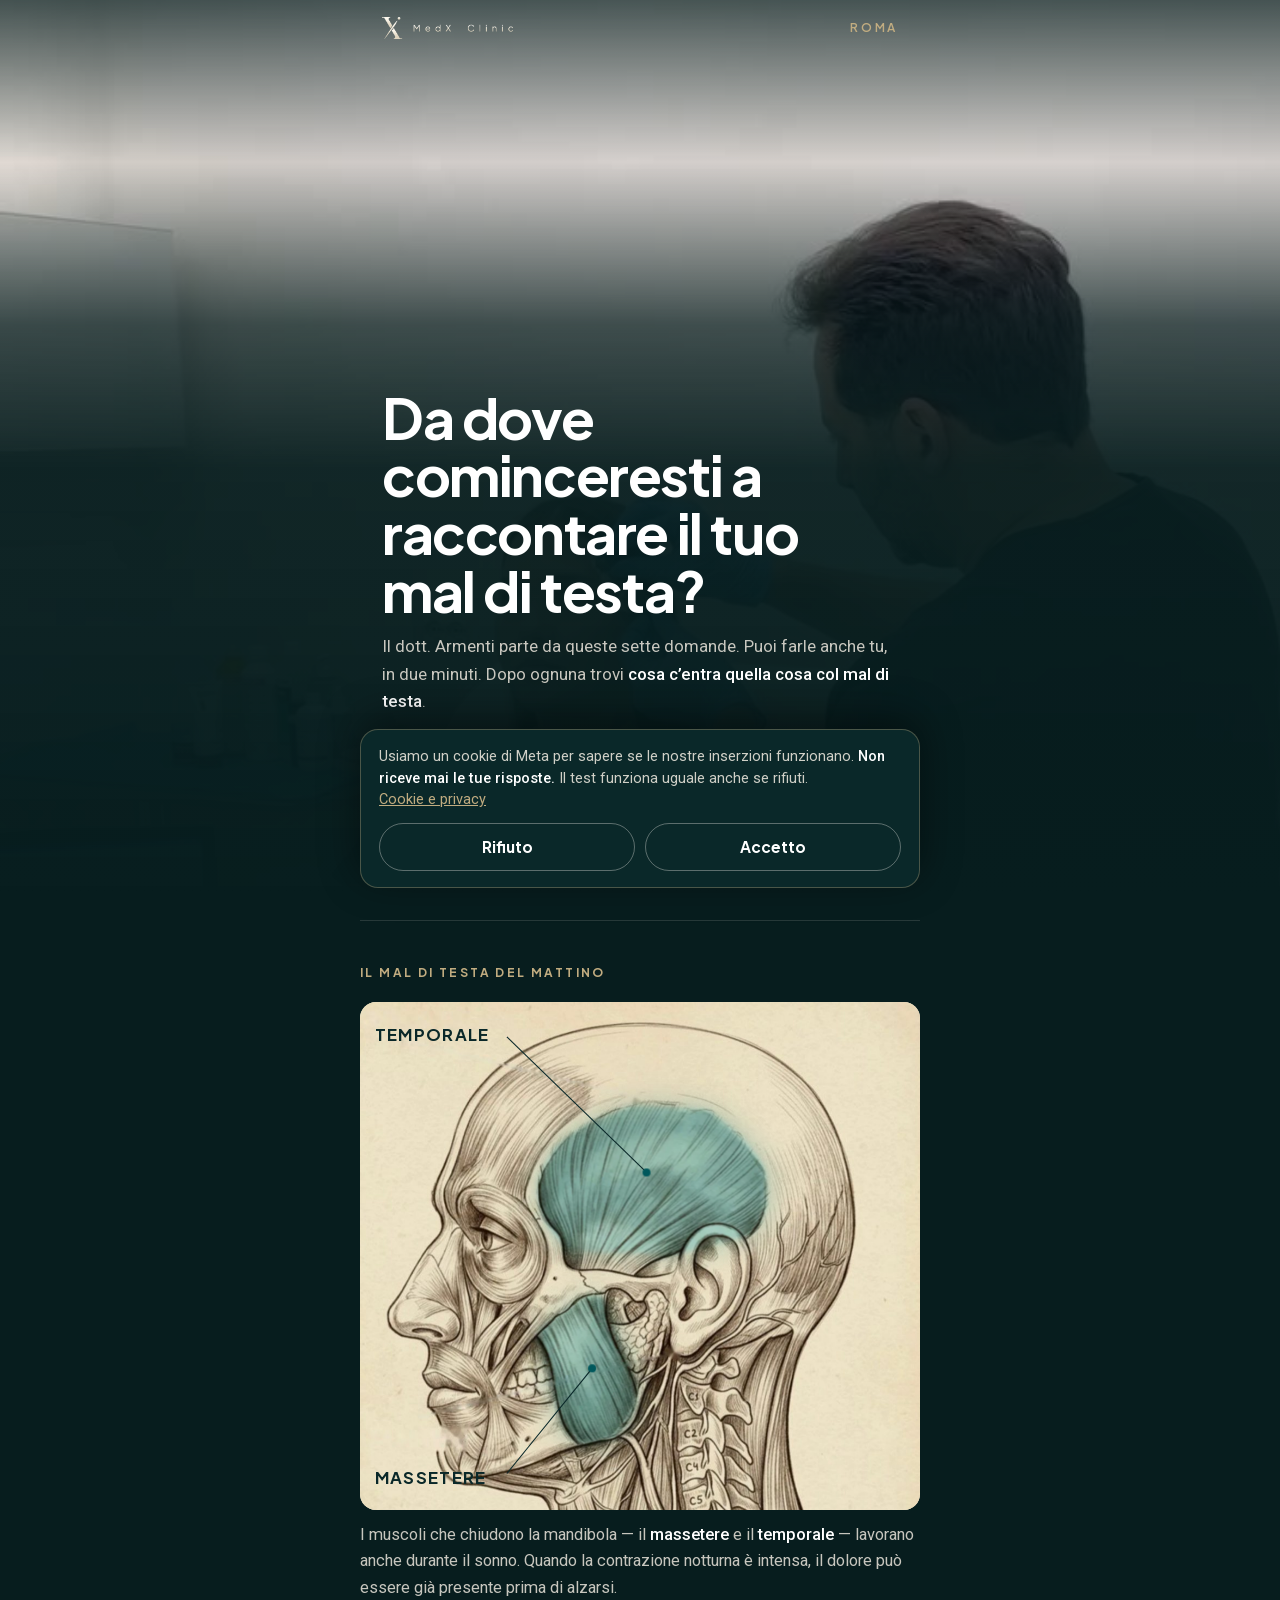
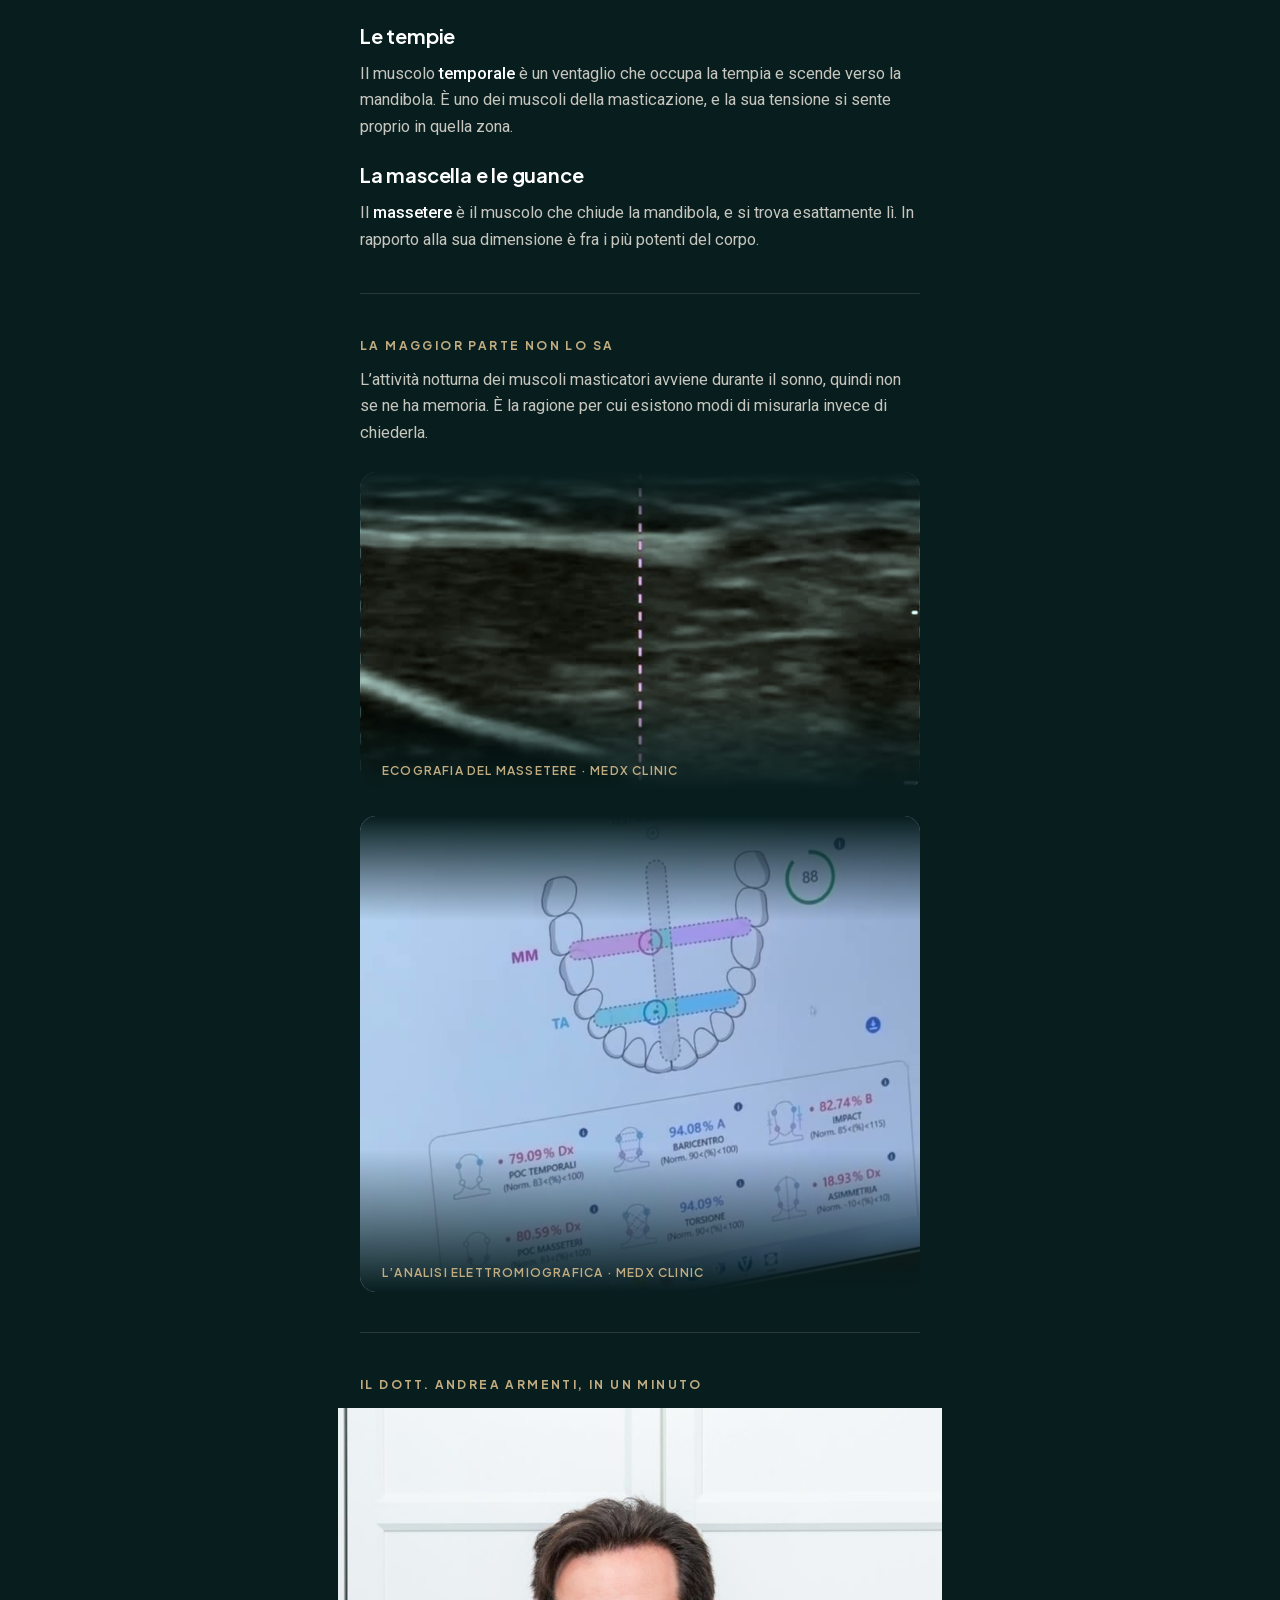
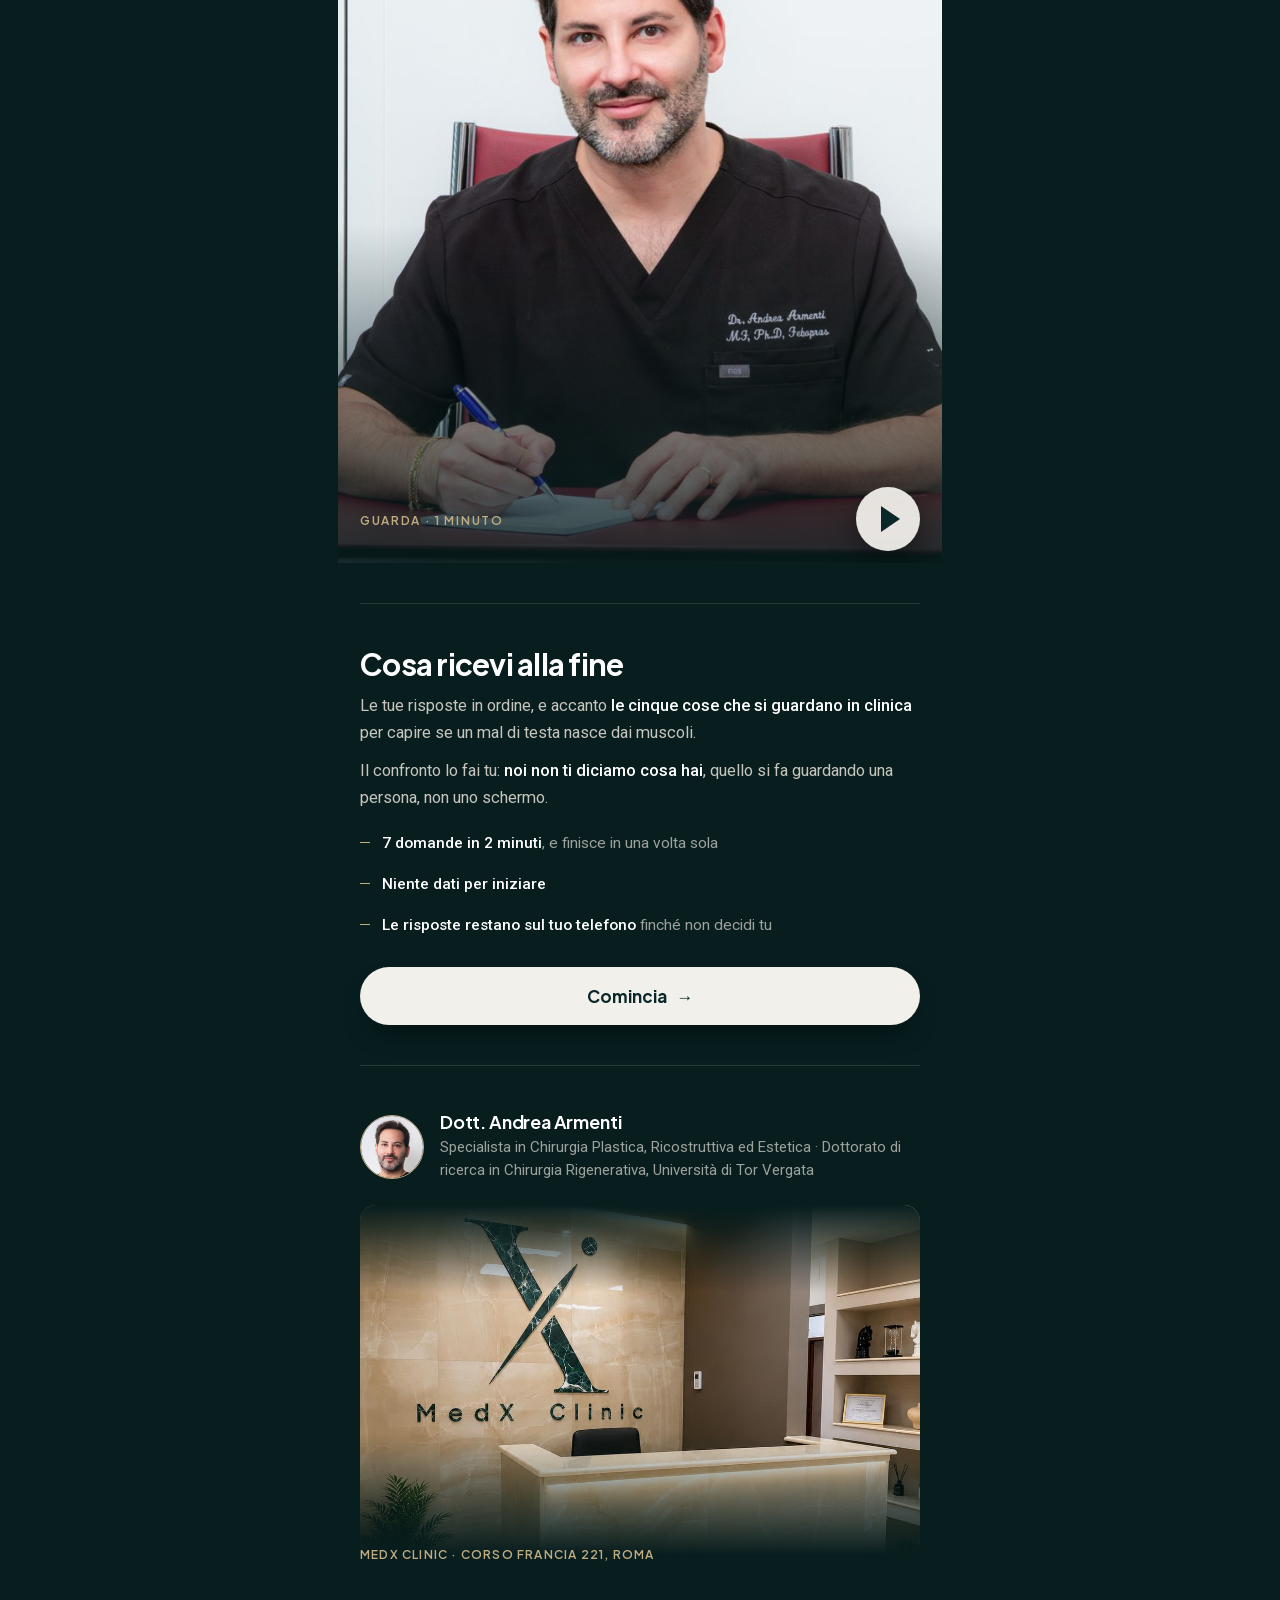
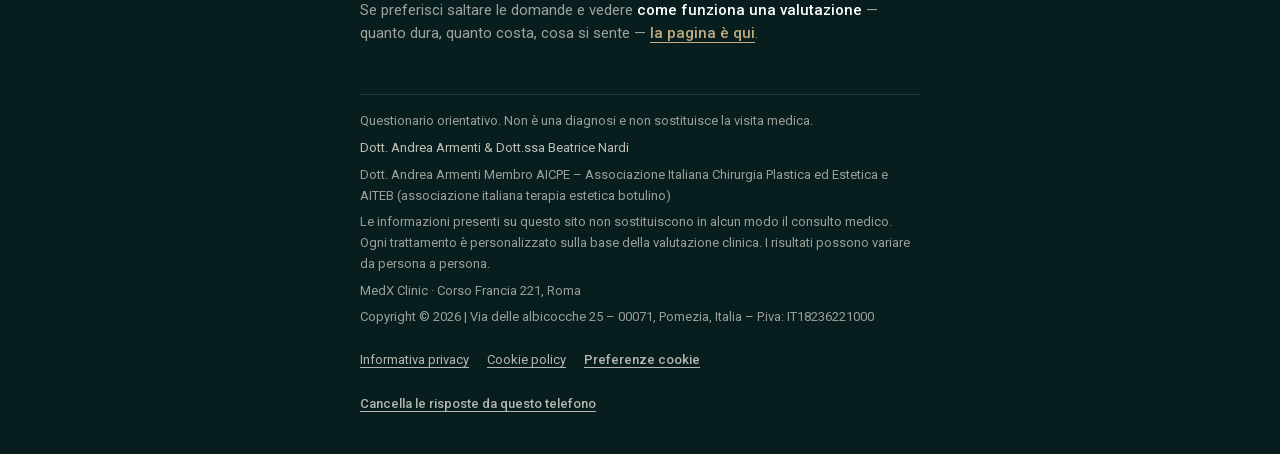
<file: index.html>
<!DOCTYPE html>
<html lang="it">
<head>
<meta charset="utf-8">
<meta name="viewport" content="width=device-width,initial-scale=1,viewport-fit=cover">
<title>Sette domande sul tuo mal di testa · MedX Clinic</title>
<meta name="description" content="Il dott. Armenti parte da queste sette domande. Puoi farle anche tu, in due minuti. Niente dati per iniziare.">
<meta name="robots" content="noindex, nofollow">
<meta name="theme-color" content="#071D1E">
<meta name="referrer" content="strict-origin">
<meta property="og:type" content="website">
<meta property="og:title" content="Da dove cominceresti a raccontare il tuo mal di testa?">
<meta property="og:description" content="Il dott. Armenti parte da queste sette domande. Puoi farle anche tu, in due minuti.">
<meta property="og:image" content="https://testa.medxclinic.it/assets/og.jpg">
<meta property="og:locale" content="it_IT">
<link rel="canonical" href="https://testa.medxclinic.it/">
<link rel="icon" href="assets/favicon.png" type="image/png">
<link rel="apple-touch-icon" href="assets/favicon.png">
<link rel="preload" href="assets/fonts/jakarta.woff2" as="font" type="font/woff2" crossorigin>
<link rel="preload" href="assets/fonts/roboto.woff2" as="font" type="font/woff2" crossorigin>
<link rel="preload" href="img/sensori.jpg" as="image">
<link rel="stylesheet" href="app.css?v=01b6a0c8">
</head>
<body data-passo="apertura">
<a class="salta" href="#corpo">Vai al contenuto</a>
<header class="testata">
  <div class="testata-in">
    <button class="indietro" id="indietro" type="button" aria-label="Torna indietro" hidden>
      <svg viewBox="0 0 24 24" width="22" height="22" aria-hidden="true"><path d="M15 5l-7 7 7 7" fill="none" stroke="currentColor" stroke-width="1.8" stroke-linecap="round" stroke-linejoin="round"/></svg>
    </button>
    <img class="logo" src="assets/logo-medx.png" alt="MedX Clinic" width="120" height="20">
    <span class="luogo" id="luogo">Roma</span>
  </div>
  <div class="avanz" id="avanz" hidden>
    <div class="barra" role="progressbar" aria-valuemin="0" aria-valuemax="7" id="barraBox"><i id="barra"></i></div>
    <div class="avanz-eti"><span id="avanzSx"></span><span id="avanzDx"></span></div>
  </div>
</header>

<main id="corpo" class="corpo" tabindex="-1"></main>
<div class="piede" id="piede"></div>

<noscript><div class="corpo"><h1>Sette domande sul tuo mal di testa</h1><p>Per fare le domande serve JavaScript attivo. Puoi chiamare la segreteria di MedX Clinic al 352 029 4880.</p></div></noscript>

<script src="config.js?v=01b6a0c8"></script>
<script src="contenuti.js?v=01b6a0c8"></script>
<script src="app.js?v=01b6a0c8"></script>
</body>
</html>
</file>
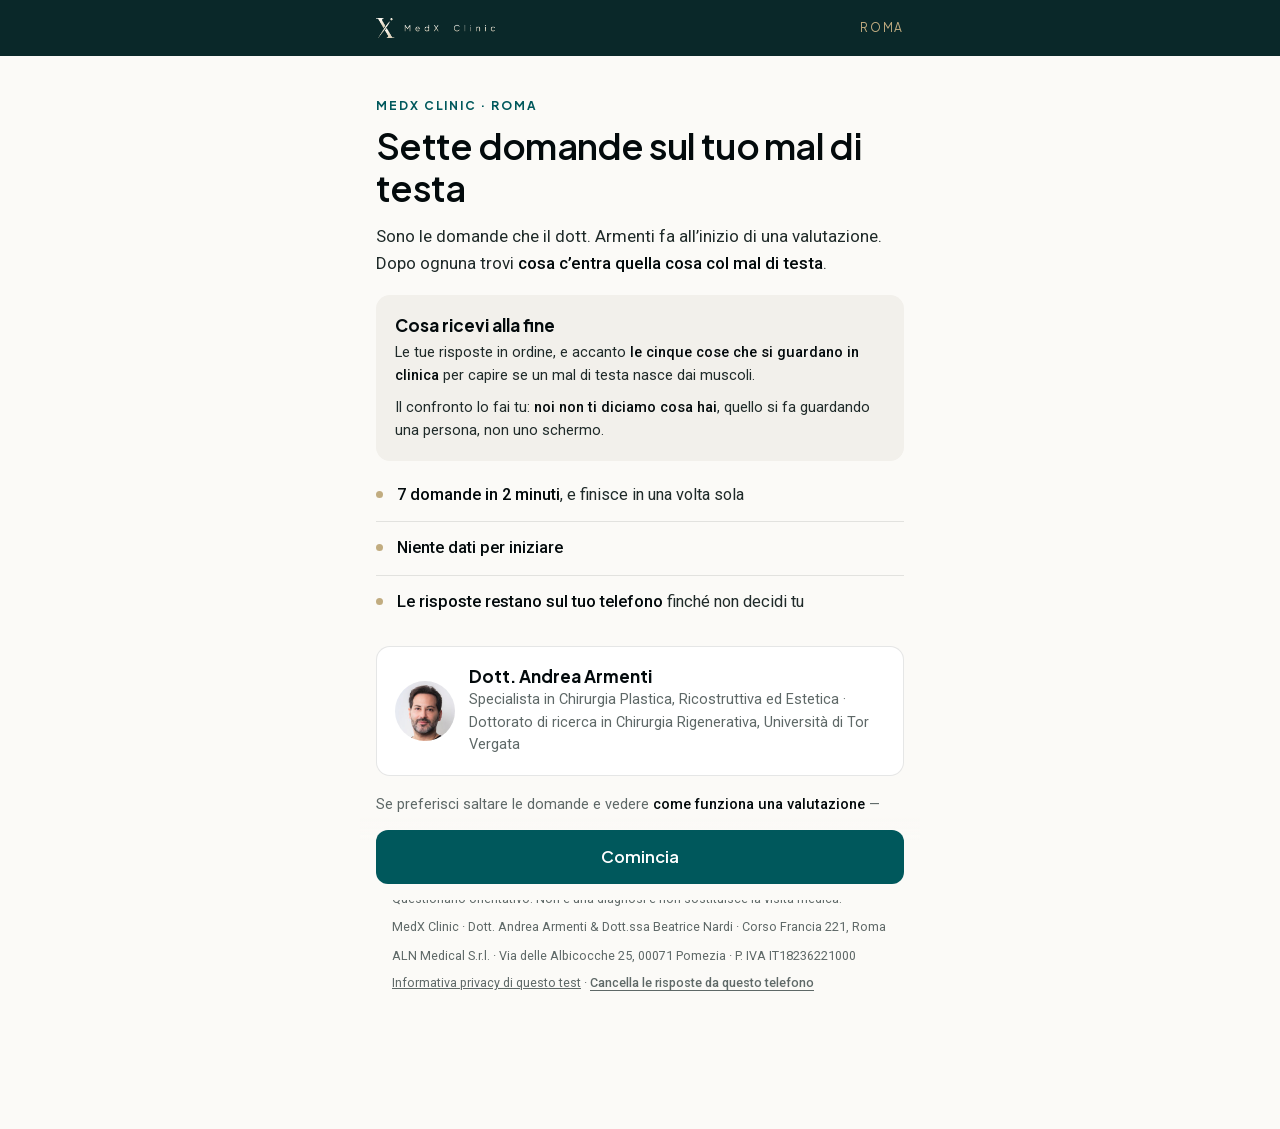
<file: classica/index.html>
<!DOCTYPE html>
<html lang="it">
<head>
<meta charset="utf-8">
<meta name="viewport" content="width=device-width,initial-scale=1,viewport-fit=cover">
<title>Sette domande sul tuo mal di testa · MedX Clinic</title>
<meta name="description" content="Le sette domande che il dott. Armenti fa all'inizio di una valutazione. Due minuti, niente dati per iniziare.">
<meta name="robots" content="noindex, nofollow">
<meta name="theme-color" content="#0A2829">
<meta name="referrer" content="strict-origin">
<link rel="canonical" href="https://testa.medxclinic.it/">
<meta property="og:type" content="website">
<meta property="og:title" content="Sette domande sul tuo mal di testa">
<meta property="og:description" content="Le domande che si fanno all'inizio di una valutazione. Due minuti, niente dati per iniziare.">
<meta property="og:image" content="https://testa.medxclinic.it/assets/og.jpg">
<meta property="og:locale" content="it_IT">
<link rel="icon" href="../assets/favicon.png" type="image/png">
<link rel="apple-touch-icon" href="../assets/favicon.png">
<link rel="preload" href="../assets/fonts/jakarta.woff2" as="font" type="font/woff2" crossorigin>
<link rel="preload" href="../assets/fonts/roboto.woff2" as="font" type="font/woff2" crossorigin>
<link rel="stylesheet" href="app.css?v=01b6a0c8">
</head>
<body>
<a class="salta" href="#corpo">Vai al contenuto</a>
<header class="testata">
  <div class="testata-in">
    <button class="indietro" id="indietro" type="button" aria-label="Torna indietro" hidden>
      <svg viewBox="0 0 24 24" width="22" height="22" aria-hidden="true"><path d="M15 5l-7 7 7 7" fill="none" stroke="currentColor" stroke-width="2" stroke-linecap="round" stroke-linejoin="round"/></svg>
    </button>
    <img class="logo" src="../assets/logo-medx.png" alt="MedX Clinic" width="132" height="22">
    <span class="luogo">Roma</span>
  </div>
  <div class="avanz" id="avanz" hidden>
    <div class="avanz-eti"><span id="avanzSx"></span><span id="avanzDx"></span></div>
    <div class="barra" role="progressbar" aria-valuemin="0" aria-valuemax="7" id="barraBox"><i id="barra"></i></div>
  </div>
</header>

<main id="corpo" class="corpo" tabindex="-1"></main>
<div class="piede" id="piede"></div>

<noscript><div class="corpo"><h1>Sette domande sul tuo mal di testa</h1><p>Per fare le domande serve JavaScript attivo. Puoi chiamare la segreteria di MedX Clinic al 352 029 4880.</p></div></noscript>

<script src="../config.js?v=01b6a0c8"></script>
<script src="../contenuti.js?v=01b6a0c8"></script>
<script src="app.js?v=01b6a0c8"></script>
</body>
</html>
</file>
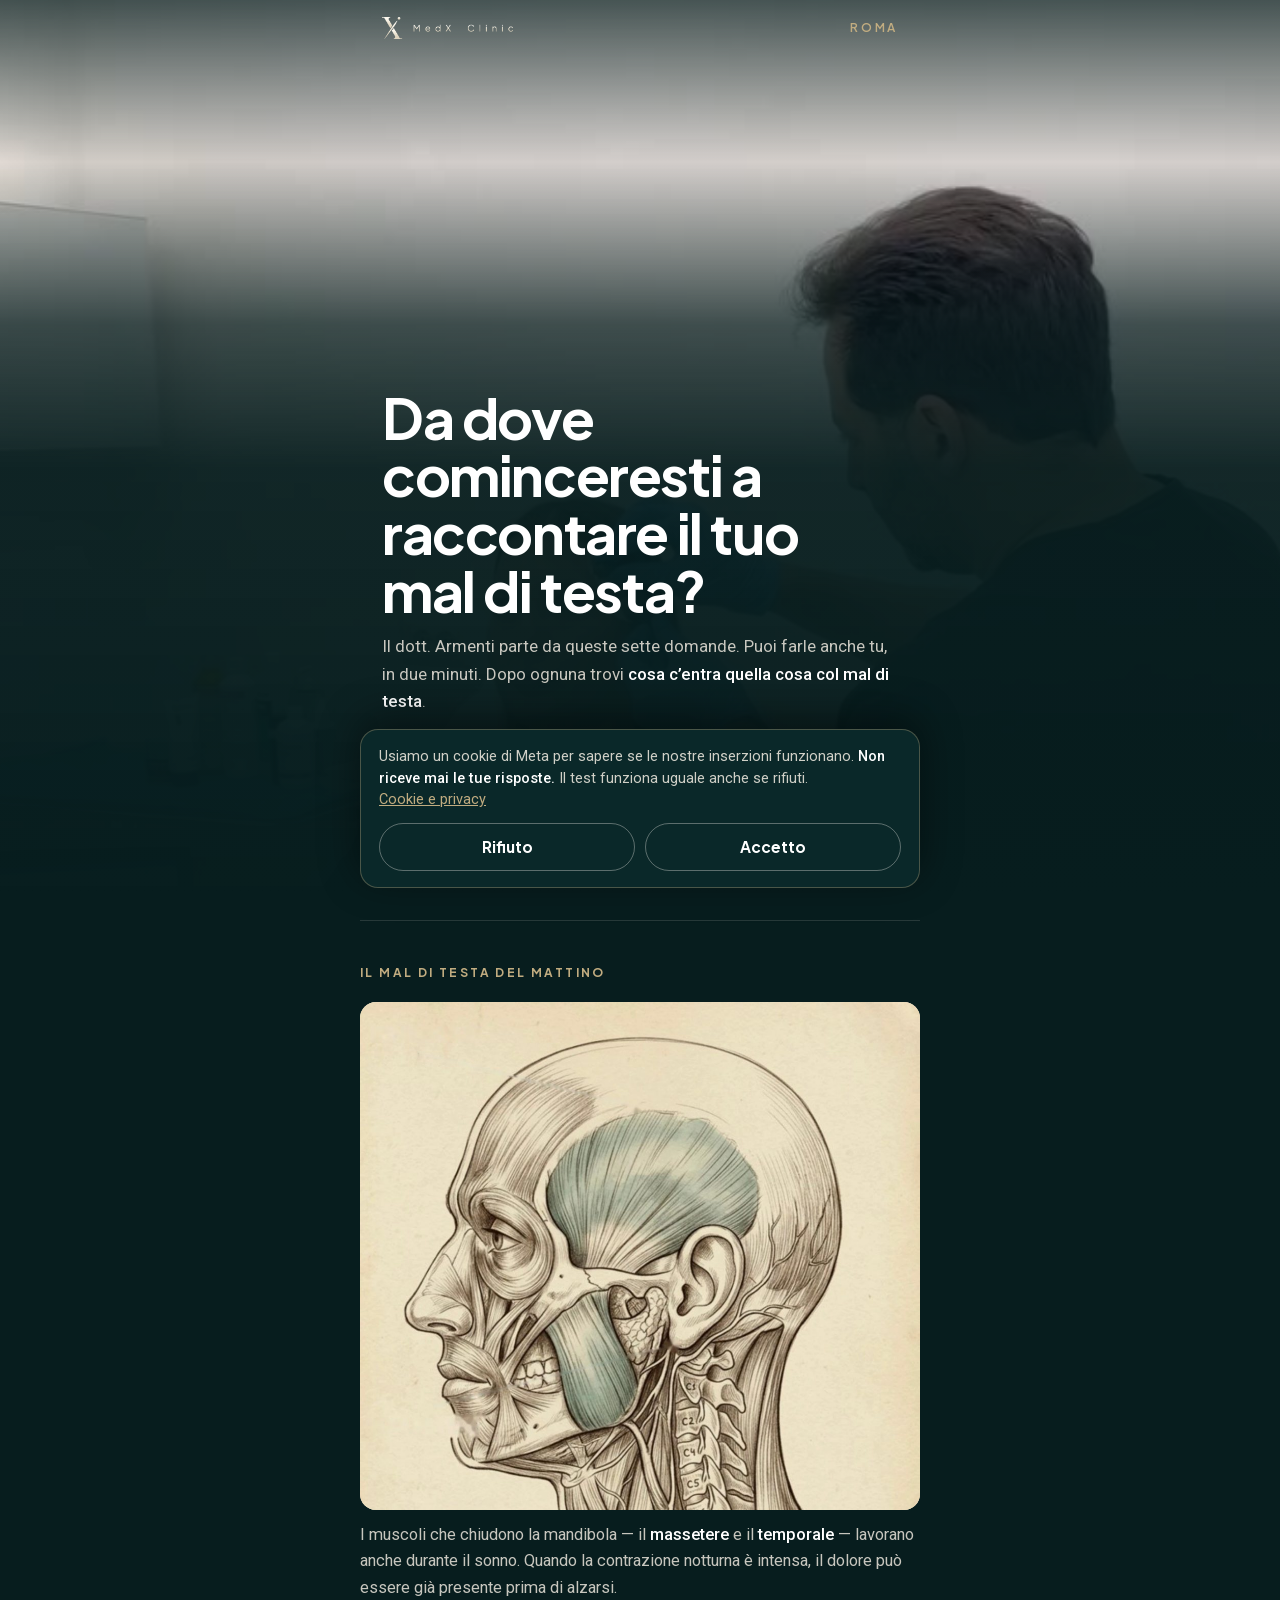
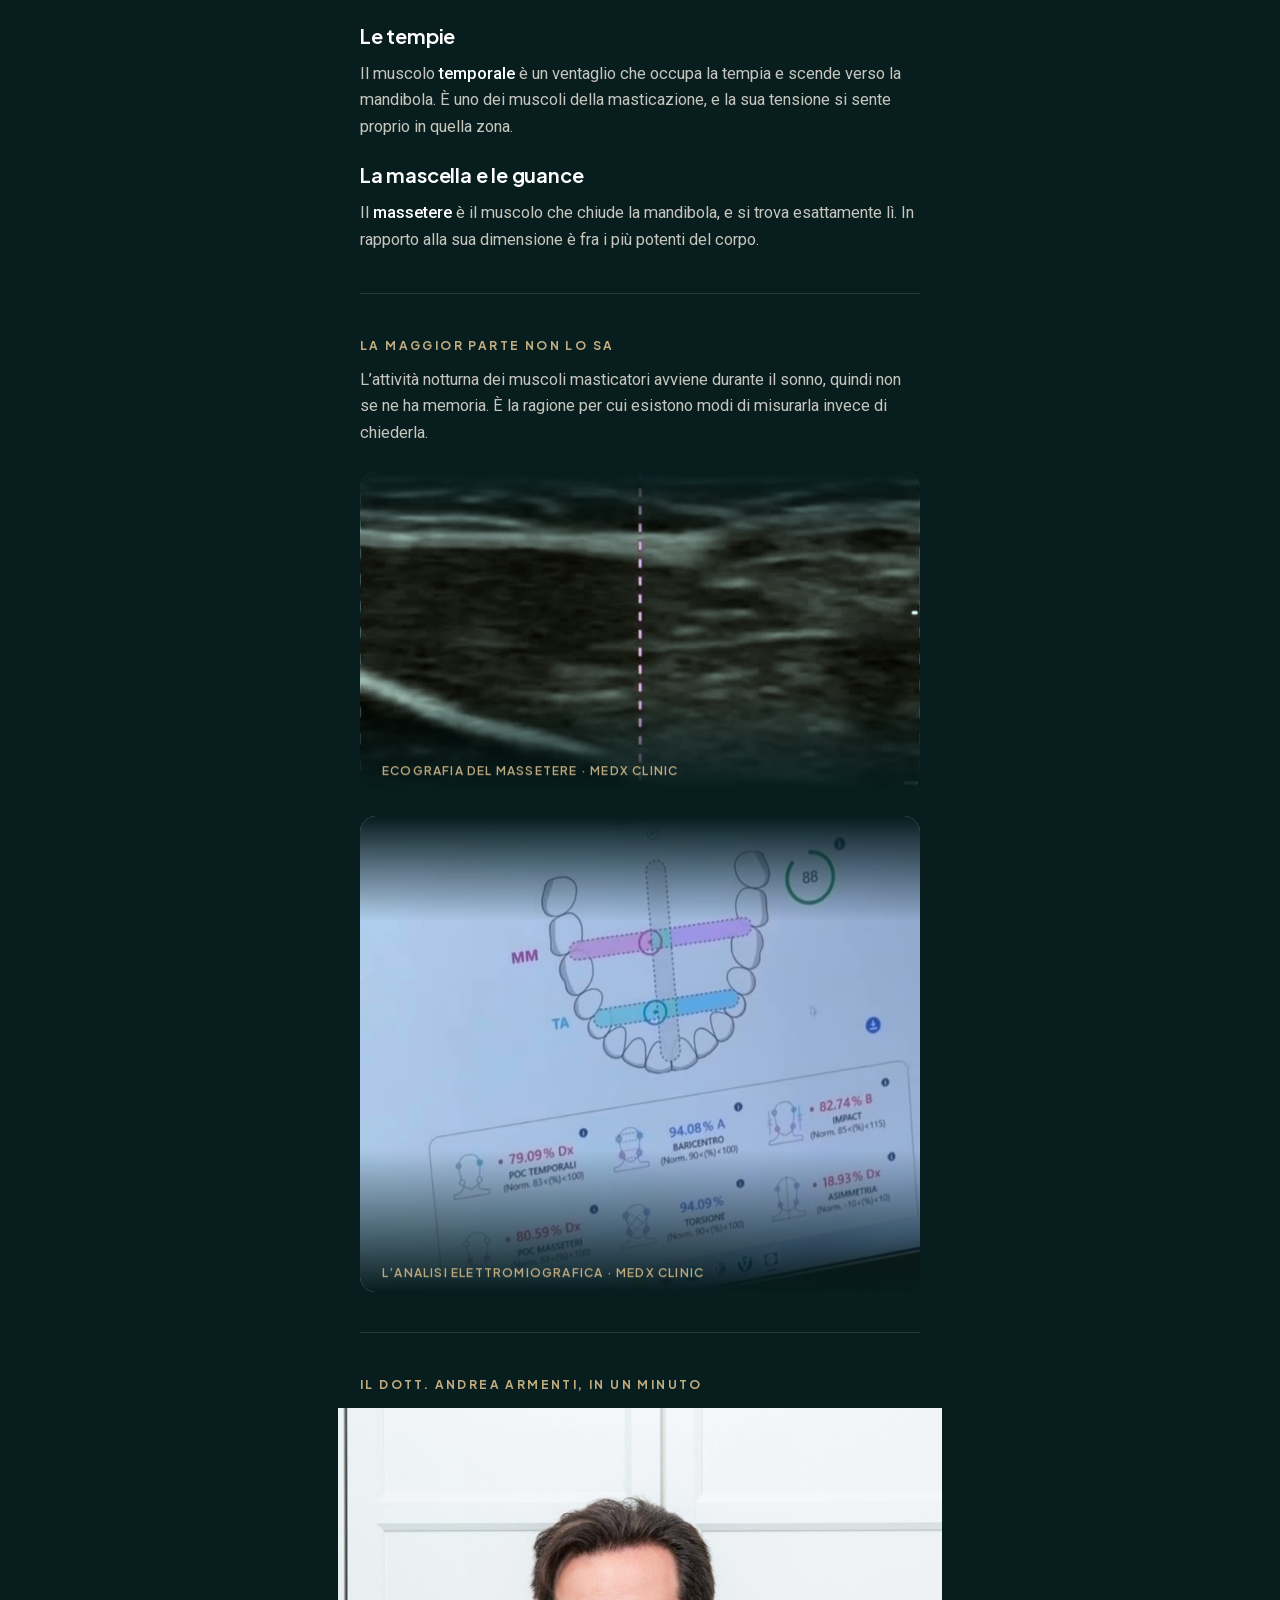
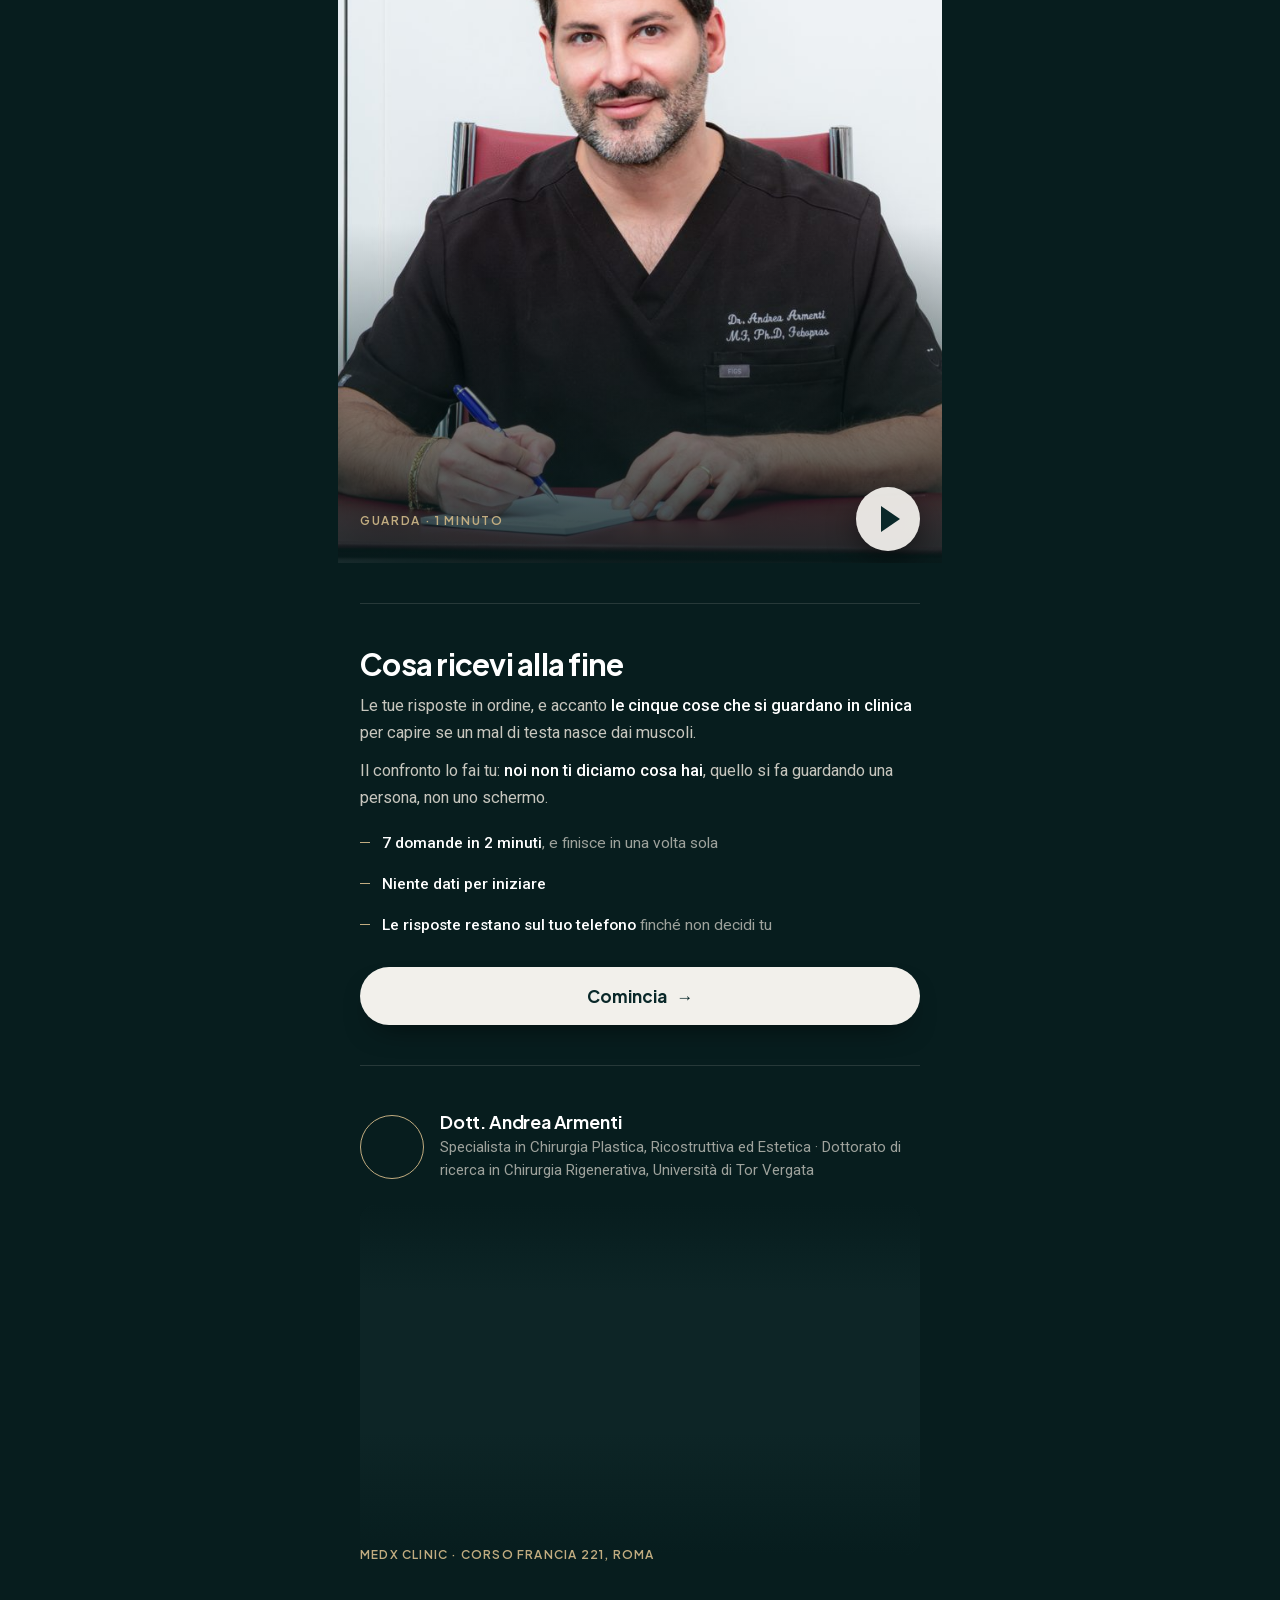
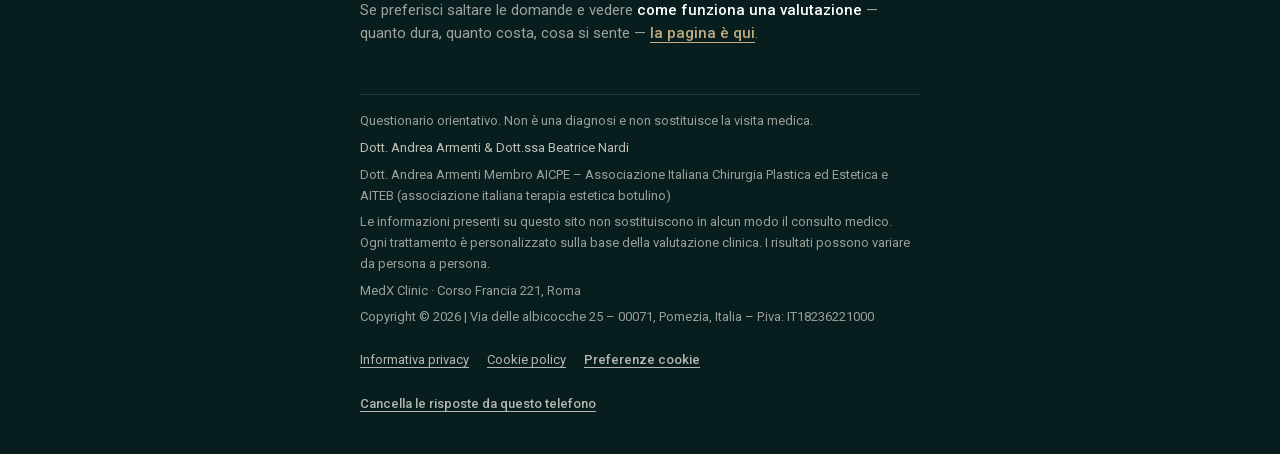
<file: nuova/index.html>
<!DOCTYPE html><meta charset="utf-8"><meta name="robots" content="noindex"><meta http-equiv="refresh" content="0;url=../"><link rel="canonical" href="../"><title>MedX</title><a href="../">Vai al test</a>
</file>
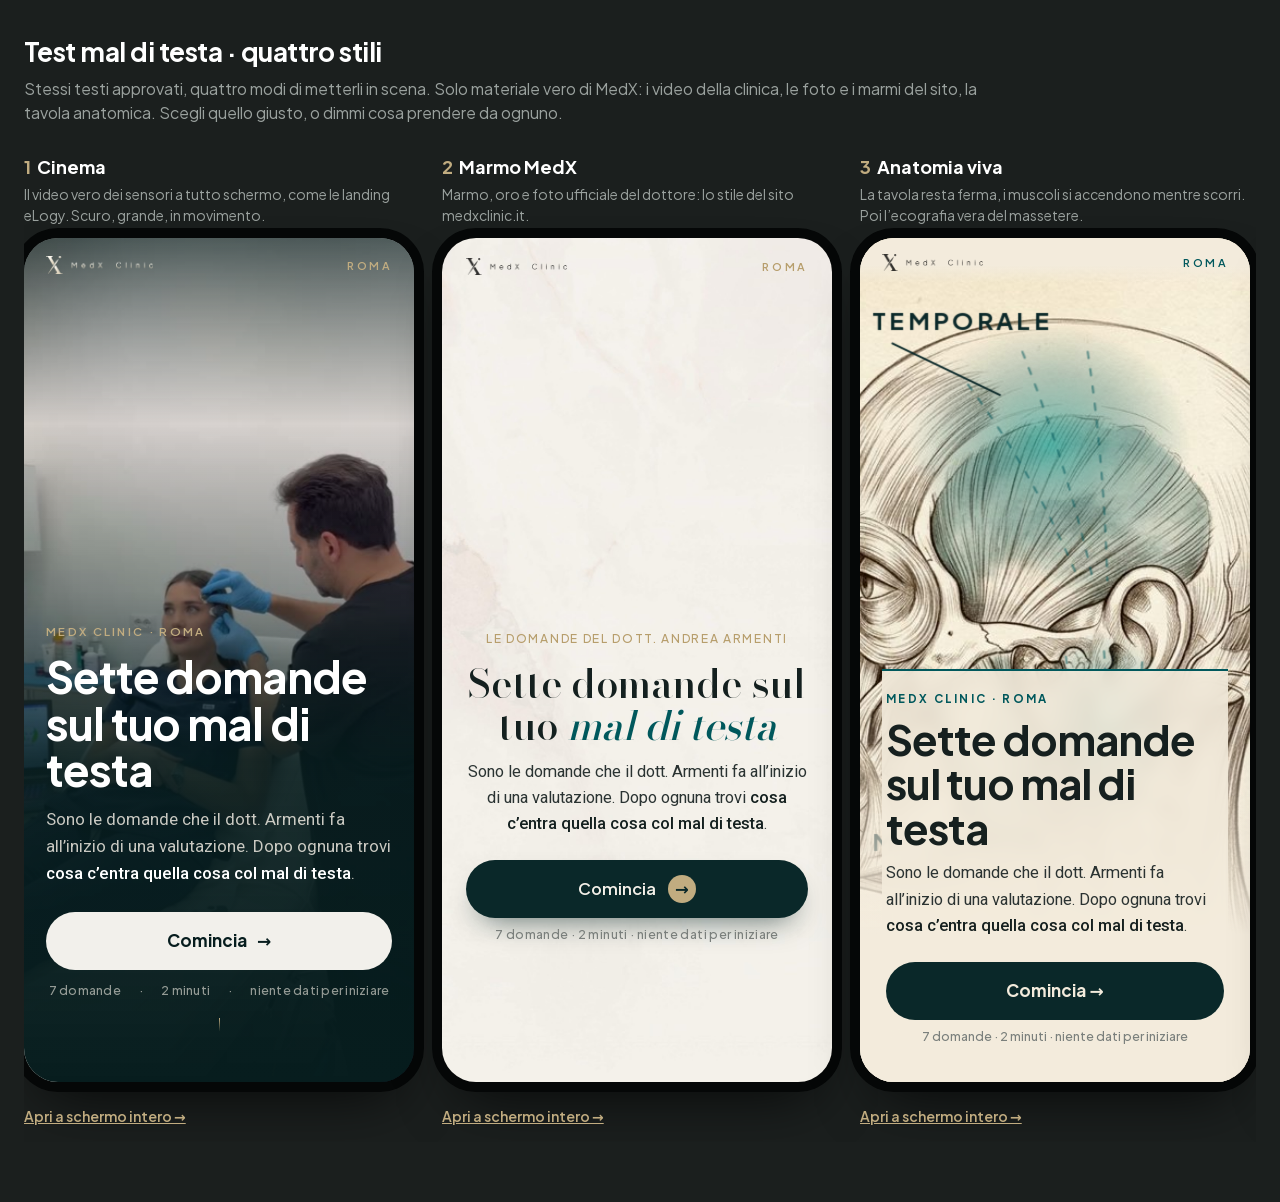
<file: stili/index.html>
<!DOCTYPE html>
<html lang="it"><head><meta charset="utf-8"><meta name="viewport" content="width=device-width,initial-scale=1">
<meta name="robots" content="noindex,nofollow"><title>Quattro stili · Test mal di testa · MedX</title>
<style>
@font-face{font-family:"Plus Jakarta Sans";font-weight:200 800;src:url(../assets/fonts/jakarta.woff2) format("woff2")}
*{box-sizing:border-box;margin:0;padding:0}
body{background:#1B1F1E;color:#E6E1D6;font:400 16px/1.5 "Plus Jakarta Sans",system-ui,sans-serif;padding:32px 24px 60px}
h1{font-size:26px;letter-spacing:-.02em;color:#fff}
.sotto{color:#9AA19E;margin-top:6px;max-width:60em}
.fila{display:flex;gap:28px;overflow-x:auto;margin-top:28px;padding-bottom:14px}
.tel{flex-shrink:0;width:390px}
.tel h2{font-size:18px;color:#fff}.tel h2 b{color:#C1AC80;font-weight:700;margin-right:6px}
.tel p{font-size:14px;color:#9AA19E;margin:4px 0 12px;min-height:42px}
.tel iframe{width:390px;height:844px;border:0;border-radius:34px;background:#000;box-shadow:0 0 0 10px #050707,0 30px 60px -20px rgba(0,0,0,.8)}
.tel a{display:inline-block;margin-top:18px;color:#C1AC80;font-weight:600;font-size:14px}
@media(max-width:700px){.fila{display:block}.tel{width:auto;margin-bottom:22px;padding:18px;border:1px solid #333;border-radius:14px}.tel iframe{display:none}.tel a{margin-top:6px;font-size:17px}}
</style></head><body>
<h1>Test mal di testa · quattro stili</h1>
<p class="sotto">Stessi testi approvati, quattro modi di metterli in scena. Solo materiale vero di MedX: i video della clinica, le foto e i marmi del sito, la tavola anatomica. Scegli quello giusto, o dimmi cosa prendere da ognuno.</p>
<div class="fila">
  <div class="tel"><h2><b>1</b>Cinema</h2><p>Il video vero dei sensori a tutto schermo, come le landing eLogy. Scuro, grande, in movimento.</p><iframe src="1-cinema.html" loading="lazy" title="Stile 1"></iframe><br><a href="1-cinema.html">Apri a schermo intero →</a></div>
  <div class="tel"><h2><b>2</b>Marmo MedX</h2><p>Marmo, oro e foto ufficiale del dottore: lo stile del sito medxclinic.it.</p><iframe src="2-marmo.html" loading="lazy" title="Stile 2"></iframe><br><a href="2-marmo.html">Apri a schermo intero →</a></div>
  <div class="tel"><h2><b>3</b>Anatomia viva</h2><p>La tavola resta ferma, i muscoli si accendono mentre scorri. Poi l’ecografia vera del massetere.</p><iframe src="3-anatomia.html" loading="lazy" title="Stile 3"></iframe><br><a href="3-anatomia.html">Apri a schermo intero →</a></div>
  <div class="tel"><h2><b>4</b>Interattiva</h2><p>Il primo schermo è già la domanda: tocchi la testa dove fa male e si apre la spiegazione.</p><iframe src="4-interattiva.html" loading="lazy" title="Stile 4"></iframe><br><a href="4-interattiva.html">Apri a schermo intero →</a></div>
</div>
</body></html>
</file>
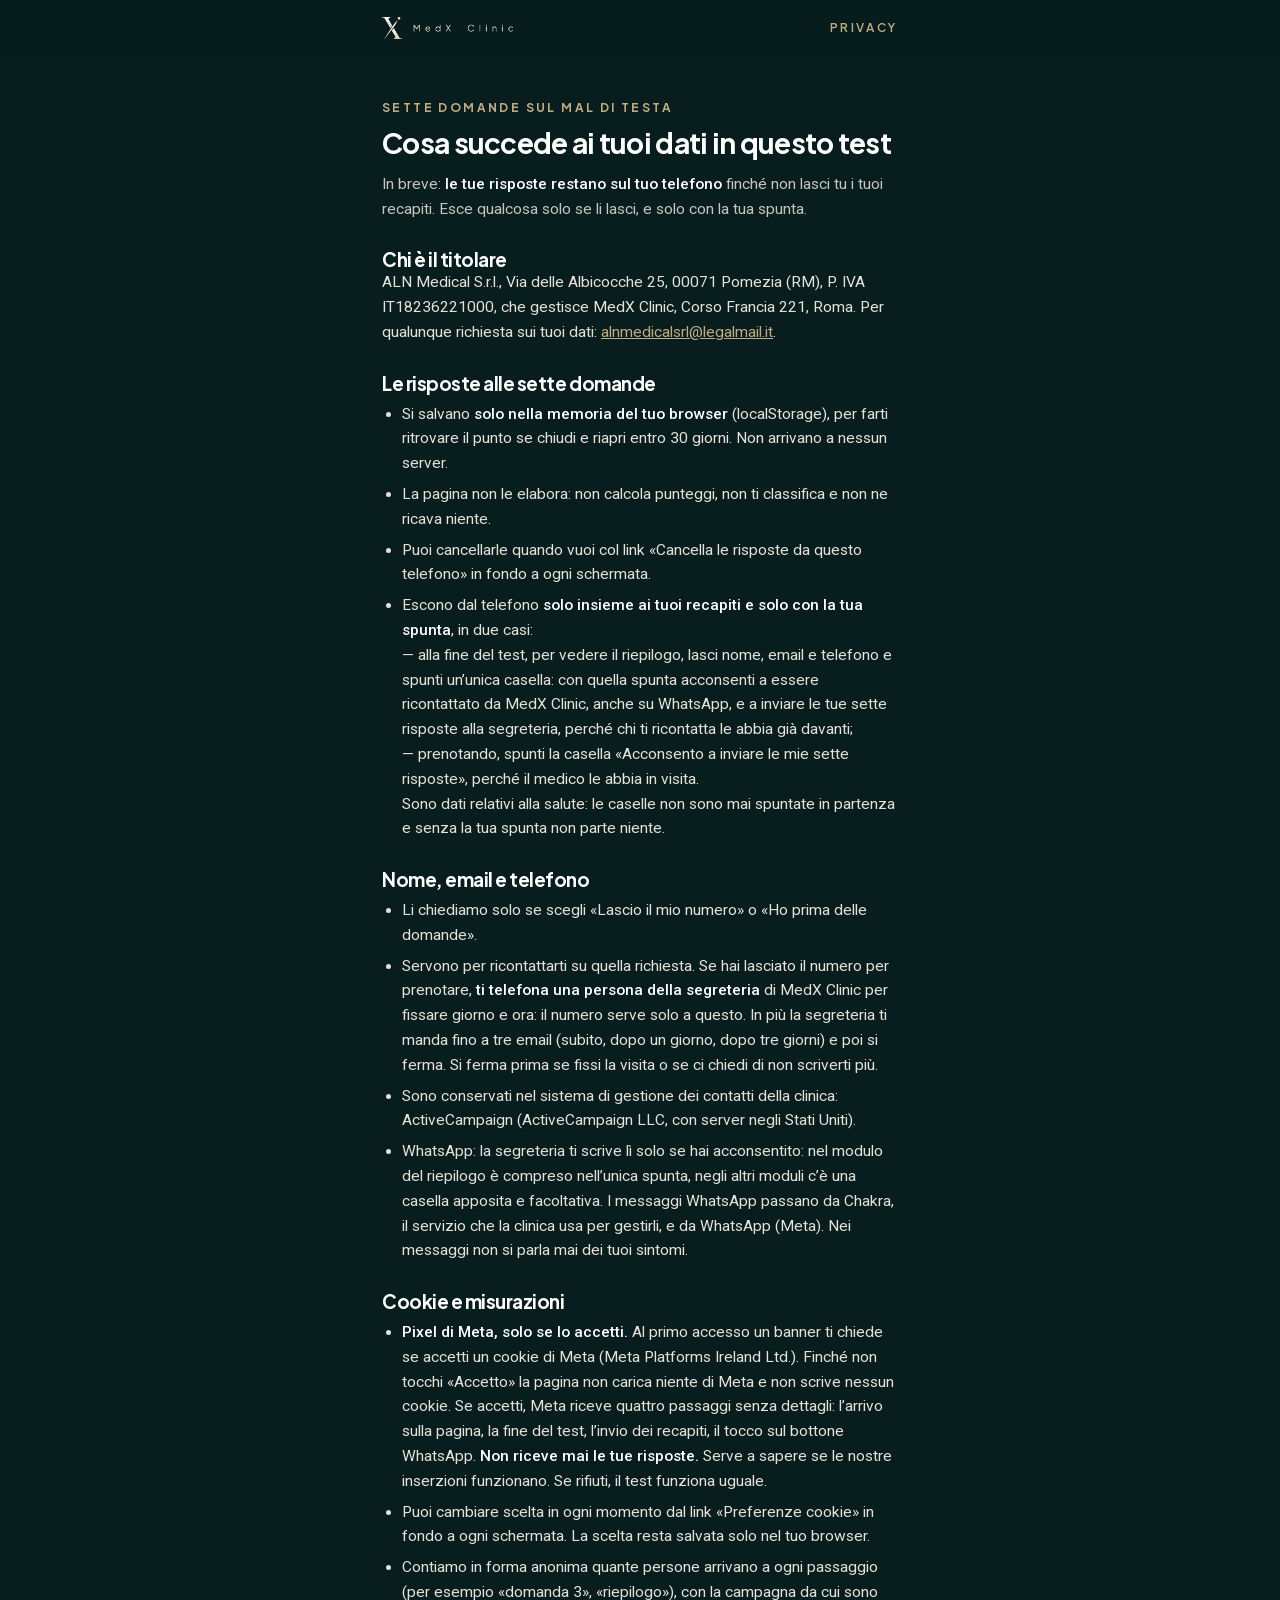
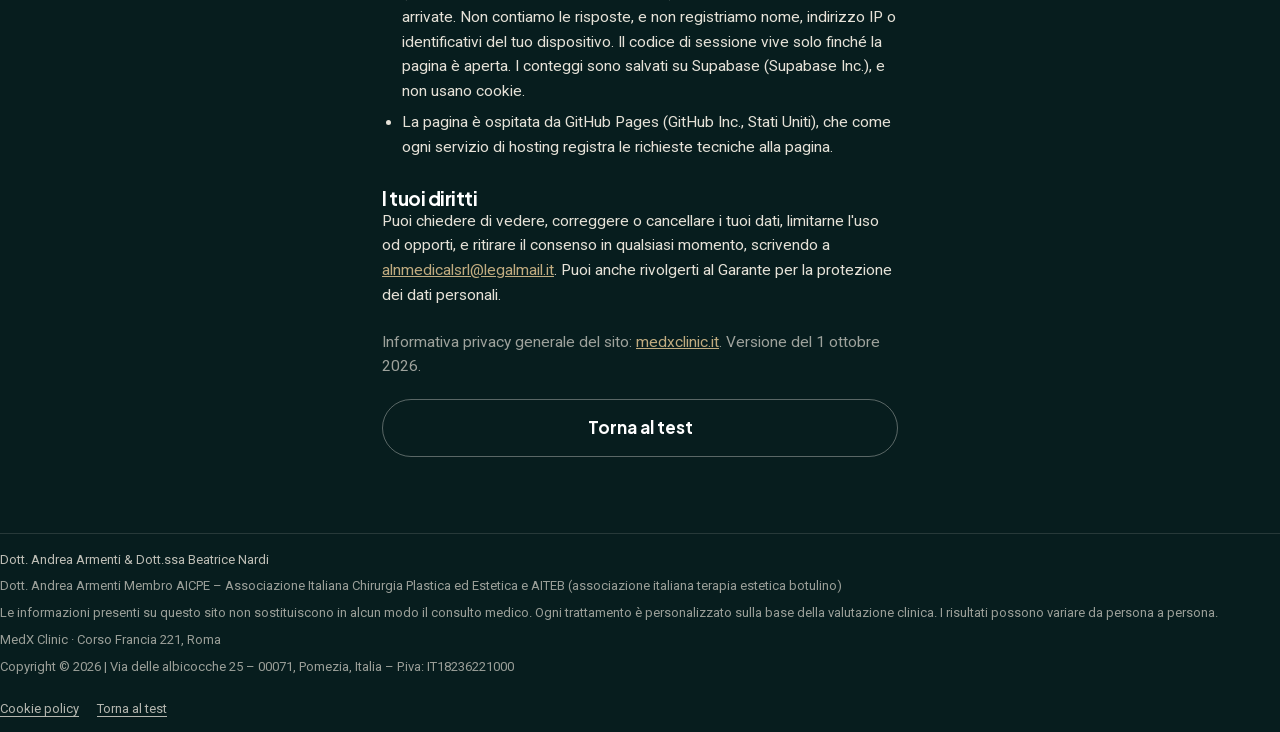
<file: informativa.html>
<!DOCTYPE html>
<html lang="it">
<head>
<meta charset="utf-8">
<meta name="viewport" content="width=device-width,initial-scale=1,viewport-fit=cover">
<title>Informativa privacy del test · MedX Clinic</title>
<meta name="robots" content="noindex, nofollow">
<meta name="theme-color" content="#0A2829">
<link rel="icon" href="assets/favicon.png" type="image/png">
<link rel="stylesheet" href="app.css?v=01b6a0c8">
<style>.corpo h2{margin-top:28px;font-size:19px}.corpo p,.corpo li{font-size:15.5px}.corpo ul{margin:8px 0 0 20px}.corpo li+li{margin-top:6px}</style>
</head>
<body>
<header class="testata"><div class="testata-in"><a href="./" aria-label="Torna al test"><img class="logo" src="assets/logo-medx.png" alt="MedX Clinic" width="132" height="22"></a><span class="luogo">Privacy</span></div></header>
<main class="corpo">
<div class="occhiello">Sette domande sul mal di testa</div>
<h1 style="font-size:28px">Cosa succede ai tuoi dati in questo test</h1>
<p class="lead">In breve: <b>le tue risposte restano sul tuo telefono</b> finché non lasci tu i tuoi recapiti. Esce qualcosa solo se li lasci, e solo con la tua spunta.</p>

<h2>Chi è il titolare</h2>
<p>ALN Medical S.r.l., Via delle Albicocche 25, 00071 Pomezia (RM), P. IVA IT18236221000, che gestisce MedX Clinic, Corso Francia 221, Roma. Per qualunque richiesta sui tuoi dati: <a href="mailto:alnmedicalsrl@legalmail.it">alnmedicalsrl@legalmail.it</a>.</p>

<h2>Le risposte alle sette domande</h2>
<ul>
<li>Si salvano <b>solo nella memoria del tuo browser</b> (localStorage), per farti ritrovare il punto se chiudi e riapri entro 30 giorni. Non arrivano a nessun server.</li>
<li>La pagina non le elabora: non calcola punteggi, non ti classifica e non ne ricava niente.</li>
<li>Puoi cancellarle quando vuoi col link «Cancella le risposte da questo telefono» in fondo a ogni schermata.</li>
<li>Escono dal telefono <b>solo insieme ai tuoi recapiti e solo con la tua spunta</b>, in due casi:<br>— alla fine del test, per vedere il riepilogo, lasci nome, email e telefono e spunti un’unica casella: con quella spunta acconsenti a essere ricontattato da MedX Clinic, anche su WhatsApp, e a inviare le tue sette risposte alla segreteria, perché chi ti ricontatta le abbia già davanti;<br>— prenotando, spunti la casella «Acconsento a inviare le mie sette risposte», perché il medico le abbia in visita.<br>Sono dati relativi alla salute: le caselle non sono mai spuntate in partenza e senza la tua spunta non parte niente.</li>
</ul>

<h2>Nome, email e telefono</h2>
<ul>
<li>Li chiediamo solo se scegli «Lascio il mio numero» o «Ho prima delle domande».</li>
<li>Servono per ricontattarti su quella richiesta. Se hai lasciato il numero per prenotare, <b>ti telefona una persona della segreteria</b> di MedX Clinic per fissare giorno e ora: il numero serve solo a questo. In più la segreteria ti manda fino a tre email (subito, dopo un giorno, dopo tre giorni) e poi si ferma. Si ferma prima se fissi la visita o se ci chiedi di non scriverti più.</li>
<li>Sono conservati nel sistema di gestione dei contatti della clinica: ActiveCampaign (ActiveCampaign LLC, con server negli Stati Uniti).</li>
<li>WhatsApp: la segreteria ti scrive lì solo se hai acconsentito: nel modulo del riepilogo è compreso nell’unica spunta, negli altri moduli c’è una casella apposita e facoltativa. I messaggi WhatsApp passano da Chakra, il servizio che la clinica usa per gestirli, e da WhatsApp (Meta). Nei messaggi non si parla mai dei tuoi sintomi.</li>
</ul>

<h2 id="cookie">Cookie e misurazioni</h2>
<ul>
<li><b>Pixel di Meta, solo se lo accetti.</b> Al primo accesso un banner ti chiede se accetti un cookie di Meta (Meta Platforms Ireland Ltd.). Finché non tocchi «Accetto» la pagina non carica niente di Meta e non scrive nessun cookie. Se accetti, Meta riceve quattro passaggi senza dettagli: l’arrivo sulla pagina, la fine del test, l’invio dei recapiti, il tocco sul bottone WhatsApp. <b>Non riceve mai le tue risposte.</b> Serve a sapere se le nostre inserzioni funzionano. Se rifiuti, il test funziona uguale.</li>
<li>Puoi cambiare scelta in ogni momento dal link «Preferenze cookie» in fondo a ogni schermata. La scelta resta salvata solo nel tuo browser.</li>
<li>Contiamo in forma anonima quante persone arrivano a ogni passaggio (per esempio «domanda 3», «riepilogo»), con la campagna da cui sono arrivate. Non contiamo le risposte, e non registriamo nome, indirizzo IP o identificativi del tuo dispositivo. Il codice di sessione vive solo finché la pagina è aperta. I conteggi sono salvati su Supabase (Supabase Inc.), e non usano cookie.</li>
<li>La pagina è ospitata da GitHub Pages (GitHub Inc., Stati Uniti), che come ogni servizio di hosting registra le richieste tecniche alla pagina.</li>
</ul>

<h2>I tuoi diritti</h2>
<p>Puoi chiedere di vedere, correggere o cancellare i tuoi dati, limitarne l'uso od opporti, e ritirare il consenso in qualsiasi momento, scrivendo a <a href="mailto:alnmedicalsrl@legalmail.it">alnmedicalsrl@legalmail.it</a>. Puoi anche rivolgerti al Garante per la protezione dei dati personali.</p>

<p class="piccolo grigio" style="margin-top:22px">Informativa privacy generale del sito: <a href="https://www.iubenda.com/privacy-policy/69743011" target="_blank" rel="noopener">medxclinic.it</a>. Versione del 1 ottobre 2026.</p>
<p style="margin-top:20px"><a class="btn vuoto" href="./">Torna al test</a></p>
</main>
<footer class="firma"><div class="fine">
<p class="firma-medici">Dott. Andrea Armenti &amp; Dott.ssa Beatrice Nardi</p>
<p>Dott. Andrea Armenti Membro AICPE – Associazione Italiana Chirurgia Plastica ed Estetica e AITEB (associazione italiana terapia estetica botulino)</p>
<p>Le informazioni presenti su questo sito non sostituiscono in alcun modo il consulto medico. Ogni trattamento è personalizzato sulla base della valutazione clinica. I risultati possono variare da persona a persona.</p>
<p>MedX Clinic · Corso Francia 221, Roma</p>
<p>Copyright © 2026 | Via delle albicocche 25 – 00071, Pomezia, Italia – P.iva: IT18236221000</p>
<p class="firma-link"><a href="#cookie">Cookie policy</a><a href="./">Torna al test</a></p>
</div></footer>
</body>
</html>
</file>
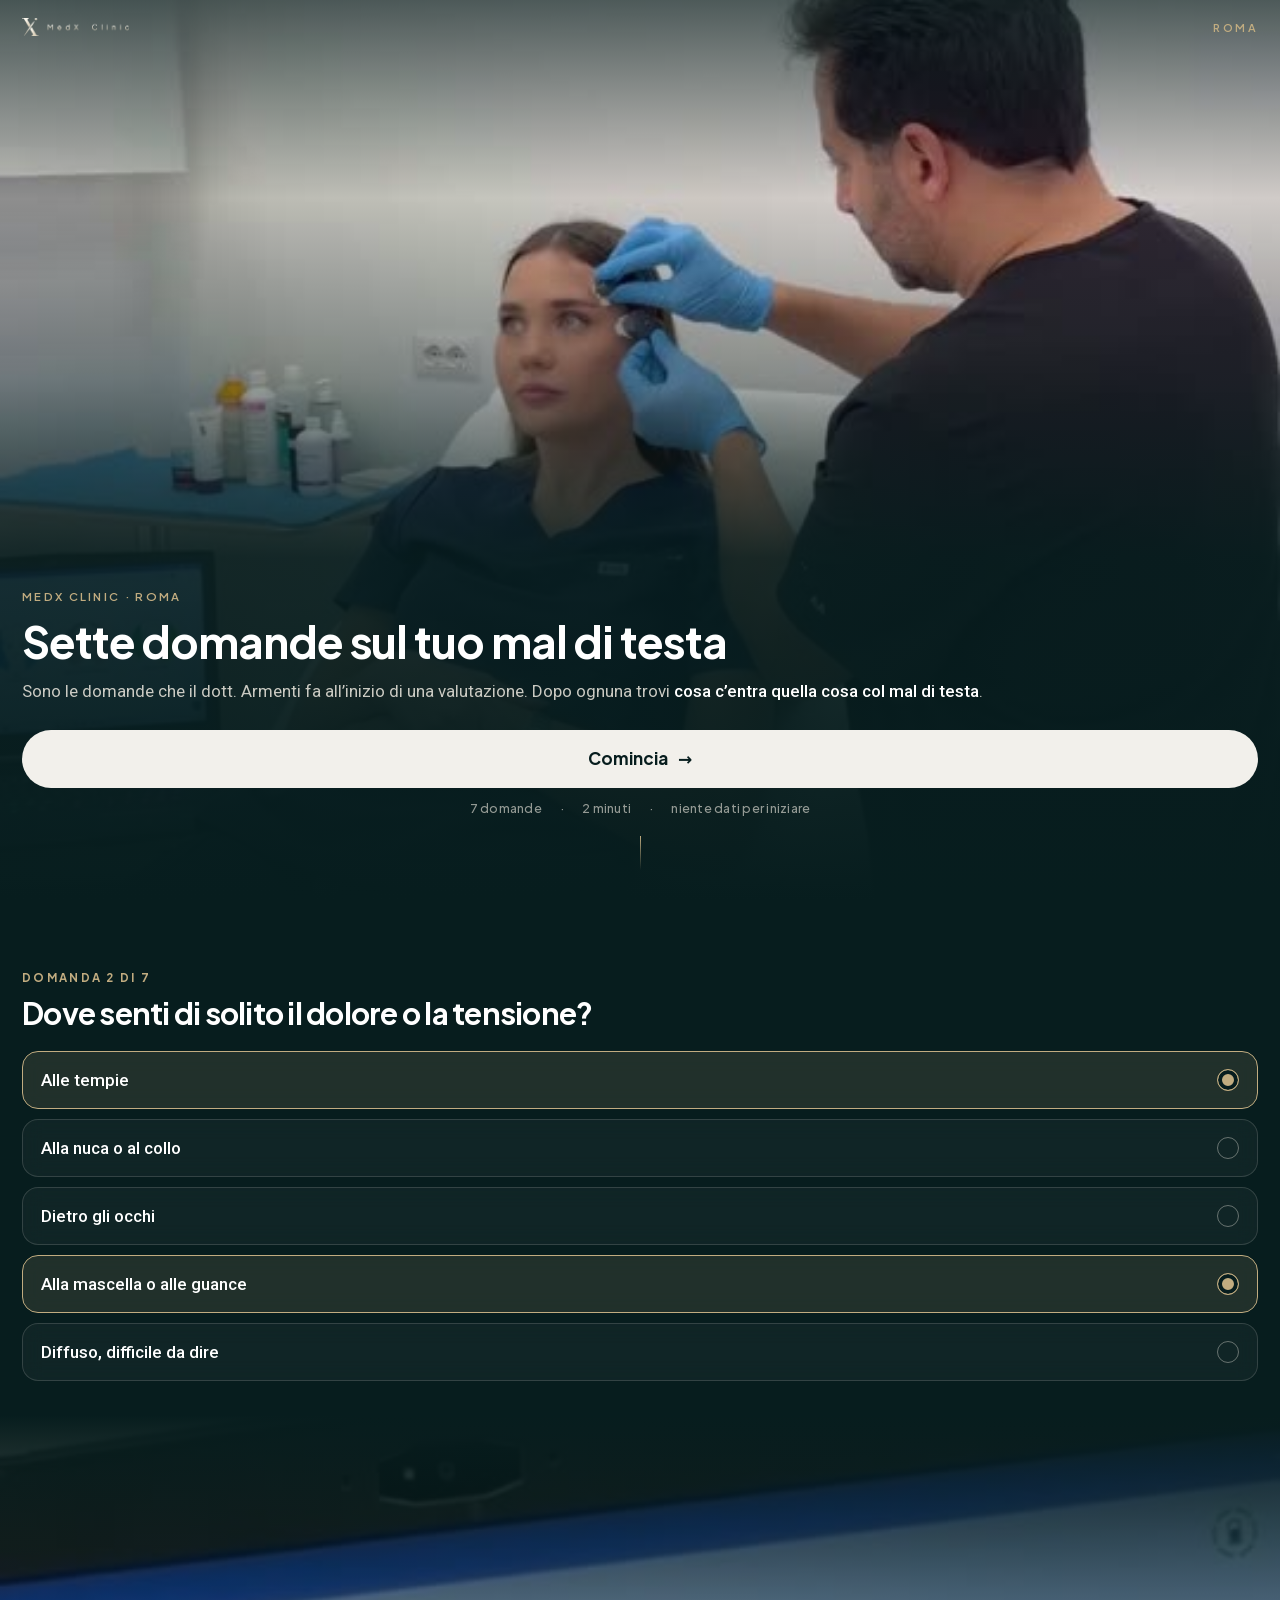
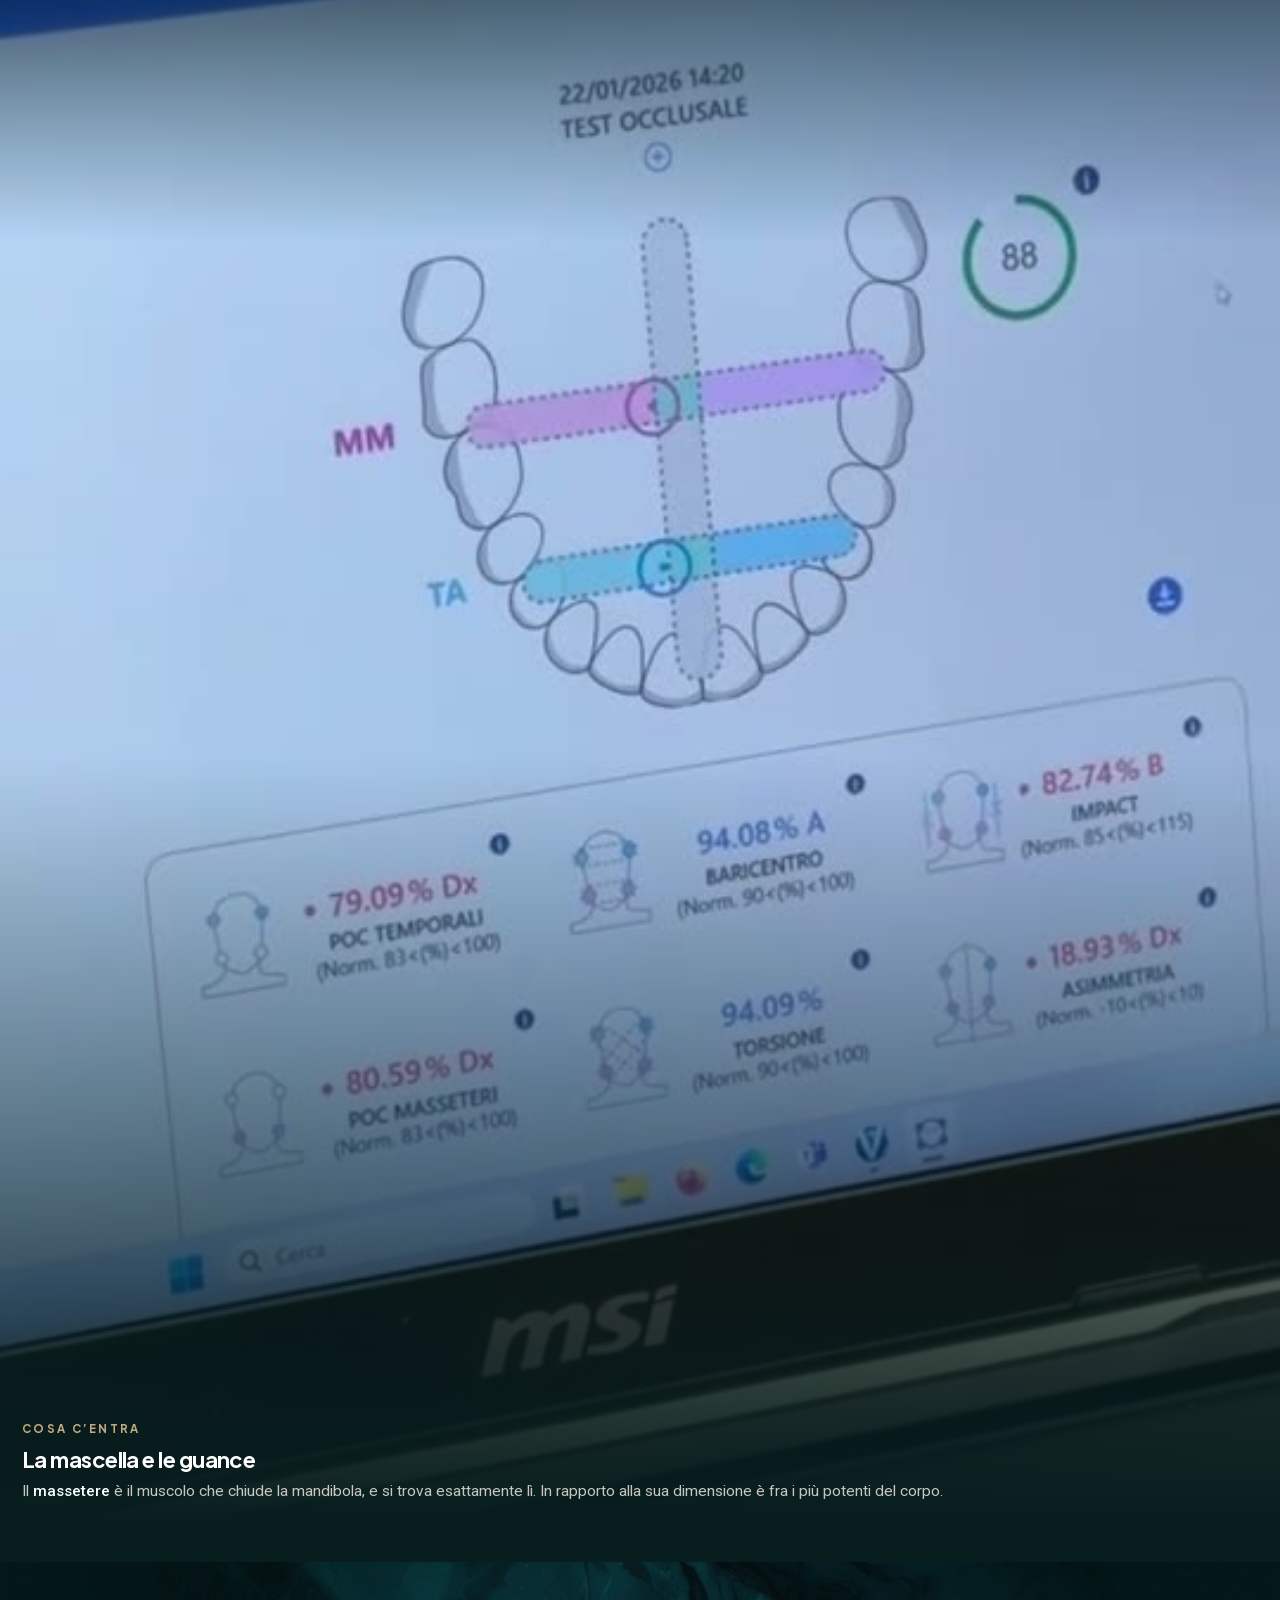
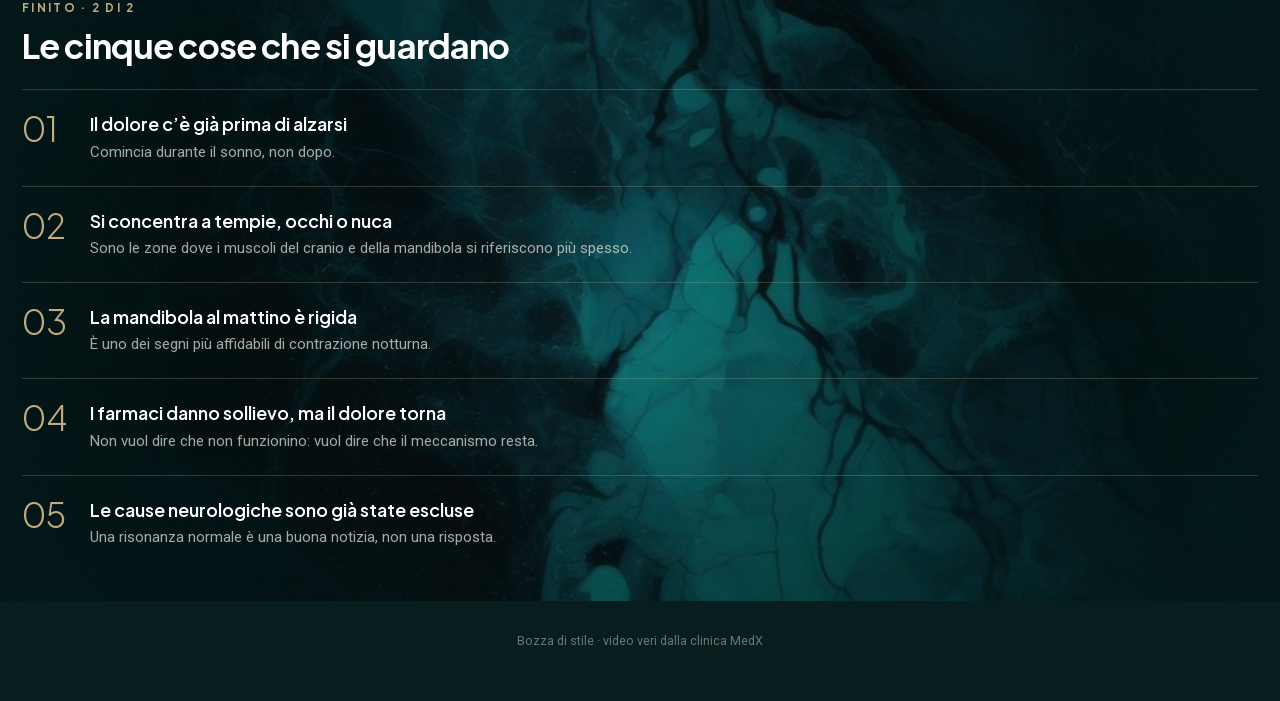
<file: stili/1-cinema.html>
<!DOCTYPE html>
<html lang="it"><head><meta charset="utf-8"><meta name="viewport" content="width=device-width,initial-scale=1,viewport-fit=cover">
<meta name="robots" content="noindex,nofollow"><title>Stile 1 · Cinema · MedX</title>
<style>
@font-face{font-family:"Plus Jakarta Sans";font-weight:200 800;font-display:swap;src:url(../assets/fonts/jakarta.woff2) format("woff2")}
@font-face{font-family:"Roboto";font-weight:400 500;font-display:swap;src:url(../assets/fonts/roboto.woff2) format("woff2")}
:root{--cupo:#071D1E;--pet:#00585C;--oro:#C1AC80;--crema:#F2F0EB;--h:"Plus Jakarta Sans",system-ui,sans-serif;--b:Roboto,system-ui,sans-serif}
*{box-sizing:border-box;margin:0;padding:0}
body{background:var(--cupo);color:#E9E5DC;font:400 17px/1.6 var(--b);overflow-x:hidden}
h1,h2,h3{font-family:var(--h);letter-spacing:-.025em;line-height:1.05;color:#fff}
.top{position:absolute;z-index:5;top:0;left:0;right:0;display:flex;align-items:center;justify-content:space-between;padding:calc(18px + env(safe-area-inset-top)) 22px 0}
.top img{height:18px}.top span{font:600 11px/1 var(--h);letter-spacing:.22em;color:var(--oro)}
.hero{position:relative;min-height:100svh;display:flex;align-items:flex-end;overflow:hidden}
.hero video{position:absolute;inset:0;width:100%;height:100%;object-fit:cover;transform:scale(1.06);animation:dentro 9s ease-out forwards}
@keyframes dentro{to{transform:scale(1)}}
.hero .velo{position:absolute;inset:0;background:linear-gradient(180deg,rgba(7,29,30,.65) 0%,rgba(7,29,30,0) 22%,rgba(7,29,30,.35) 42%,rgba(7,29,30,.9) 62%,var(--cupo) 100%)}
.hero-in{position:relative;z-index:2;padding:0 22px calc(30px + env(safe-area-inset-bottom));width:100%}
.kick{display:inline-flex;align-items:center;gap:10px;font:600 11.5px/1 var(--h);letter-spacing:.2em;text-transform:uppercase;color:var(--oro);margin-bottom:16px}
.rec{width:7px;height:7px;border-radius:50%;background:#E05A4E;box-shadow:0 0 0 0 rgba(224,90,78,.6);animation:rec 2s infinite}
@keyframes rec{70%{box-shadow:0 0 0 9px rgba(224,90,78,0)}100%{box-shadow:0 0 0 0 rgba(224,90,78,0)}}
.hero h1{font-size:44px;font-weight:700;margin-bottom:14px}
.hero p{color:rgba(233,229,220,.86);font-size:17px}
.hero p b{color:#fff;font-weight:500}
.btn{display:flex;align-items:center;justify-content:center;gap:10px;width:100%;margin-top:24px;min-height:58px;border:0;border-radius:999px;background:var(--crema);color:var(--cupo);font:700 17px/1 var(--h);text-decoration:none}
.btn i{font-style:normal;transition:transform .2s}.btn:hover i{transform:translateX(4px)}
.fatti{display:flex;justify-content:center;gap:18px;margin-top:14px;font:500 12.5px/1 var(--h);color:rgba(233,229,220,.62);letter-spacing:.02em}
.giu{display:block;width:1px;height:34px;margin:22px auto 0;background:linear-gradient(var(--oro),transparent);animation:giu 2.2s ease-in-out infinite}
@keyframes giu{0%,100%{transform:scaleY(.4);transform-origin:top}50%{transform:scaleY(1)}}
/* sezione: la domanda in scena */
.scena{position:relative;padding:72px 22px 40px}
.eti{font:700 11.5px/1 var(--h);letter-spacing:.2em;text-transform:uppercase;color:var(--oro);margin-bottom:14px}
.scena h2{font-size:30px;margin-bottom:22px}
.opz{display:flex;align-items:center;gap:14px;width:100%;padding:17px 18px;margin-top:10px;border-radius:16px;border:1px solid rgba(233,229,220,.16);background:rgba(255,255,255,.04);color:#fff;font:500 17px/1.3 var(--b);text-align:left;-webkit-backdrop-filter:blur(10px);backdrop-filter:blur(10px);cursor:pointer;transition:all .2s}
.opz::after{content:"";margin-left:auto;width:20px;height:20px;border-radius:50%;border:1.5px solid rgba(233,229,220,.4);flex-shrink:0}
.opz.on{background:rgba(193,172,128,.14);border-color:var(--oro)}
.opz.on::after{background:var(--oro);border-color:var(--oro);box-shadow:inset 0 0 0 4px var(--cupo)}
.schermo{margin:34px -22px 0;position:relative;aspect-ratio:9/12;overflow:hidden}
.schermo video{width:100%;height:100%;object-fit:cover}
.schermo .velo{position:absolute;inset:0;background:linear-gradient(var(--cupo),rgba(7,29,30,0) 25%,rgba(7,29,30,0) 55%,var(--cupo))}
.schermo .testo{position:absolute;left:22px;right:22px;bottom:18px}
.schermo h3{font-size:22px;margin-bottom:8px}
.schermo p{font-size:15.5px;color:rgba(233,229,220,.85)}
.schermo p b{color:#fff;font-weight:500}
/* le cinque cose */
.cinque{padding:40px 22px 30px;background:url(media/marmo-scuro.jpg) center/cover}
.cinque h2{font-size:34px;margin-bottom:10px}
.cinque ol{list-style:none;margin-top:26px}
.cinque li{display:grid;grid-template-columns:62px 1fr;gap:6px;padding:22px 0;border-top:1px solid rgba(193,172,128,.25);opacity:0;transform:translateY(16px);transition:all .6s cubic-bezier(.2,.7,.3,1)}
.cinque li.on{opacity:1;transform:none}
.cinque .n{font:300 34px/1 var(--h);color:var(--oro)}
.cinque b{display:block;font:600 18px/1.3 var(--h);color:#fff}
.cinque span.s{display:block;margin-top:4px;font-size:15px;color:rgba(233,229,220,.72)}
.fondo{padding:30px 22px 50px;text-align:center;font-size:12.5px;color:rgba(233,229,220,.45)}
@media(prefers-reduced-motion:reduce){*{animation:none!important;transition:none!important}.cinque li{opacity:1;transform:none}}
</style></head><body>
<header class="top"><img src="../assets/logo-medx.png" alt="MedX Clinic"><span>ROMA</span></header>
<section class="hero">
  <video src="media/sensori.mp4" poster="media/sensori.jpg" autoplay muted loop playsinline></video><div class="velo"></div>
  <div class="hero-in">
    <div class="kick">MedX Clinic · Roma</div>
    <h1>Sette domande sul tuo mal di testa</h1>
    <p>Sono le domande che il dott. Armenti fa all’inizio di una valutazione. Dopo ognuna trovi <b>cosa c’entra quella cosa col mal di testa</b>.</p>
    <a class="btn" href="#domanda">Comincia <i>→</i></a>
    <div class="fatti"><span>7 domande</span><span>·</span><span>2 minuti</span><span>·</span><span>niente dati per iniziare</span></div>
    <i class="giu"></i>
  </div>
</section>
<section class="scena" id="domanda">
  <div class="eti">Domanda 2 di 7</div>
  <h2>Dove senti di solito il dolore o la tensione?</h2>
  <button class="opz on">Alle tempie</button><button class="opz">Alla nuca o al collo</button><button class="opz">Dietro gli occhi</button><button class="opz on">Alla mascella o alle guance</button><button class="opz">Diffuso, difficile da dire</button>
  <div class="schermo"><video src="media/mappa.mp4" poster="media/mappa.jpg" autoplay muted loop playsinline></video><div class="velo"></div>
    <div class="testo"><div class="eti">Cosa c’entra</div><h3>La mascella e le guance</h3><p>Il <b>massetere</b> è il muscolo che chiude la mandibola, e si trova esattamente lì. In rapporto alla sua dimensione è fra i più potenti del corpo.</p></div></div>
</section>
<section class="cinque">
  <div class="eti">Finito · 2 di 2</div>
  <h2>Le cinque cose che si guardano</h2>
  <ol>
    <li><span class="n">01</span><div><b>Il dolore c’è già prima di alzarsi</b><span class="s">Comincia durante il sonno, non dopo.</span></div></li>
    <li><span class="n">02</span><div><b>Si concentra a tempie, occhi o nuca</b><span class="s">Sono le zone dove i muscoli del cranio e della mandibola si riferiscono più spesso.</span></div></li>
    <li><span class="n">03</span><div><b>La mandibola al mattino è rigida</b><span class="s">È uno dei segni più affidabili di contrazione notturna.</span></div></li>
    <li><span class="n">04</span><div><b>I farmaci danno sollievo, ma il dolore torna</b><span class="s">Non vuol dire che non funzionino: vuol dire che il meccanismo resta.</span></div></li>
    <li><span class="n">05</span><div><b>Le cause neurologiche sono già state escluse</b><span class="s">Una risonanza normale è una buona notizia, non una risposta.</span></div></li>
  </ol>
</section>
<div class="fondo">Bozza di stile · video veri dalla clinica MedX</div>
<script>
document.querySelectorAll('.opz').forEach(function(b){b.onclick=function(){b.classList.toggle('on')}});
var io=new IntersectionObserver(function(e){e.forEach(function(x){if(x.isIntersecting){x.target.classList.add('on');io.unobserve(x.target)}})},{rootMargin:'0px 0px -12% 0px'});
document.querySelectorAll('.cinque li').forEach(function(l,i){l.style.transitionDelay=(i%2)*80+'ms';io.observe(l)});
</script>
</body></html>
</file>
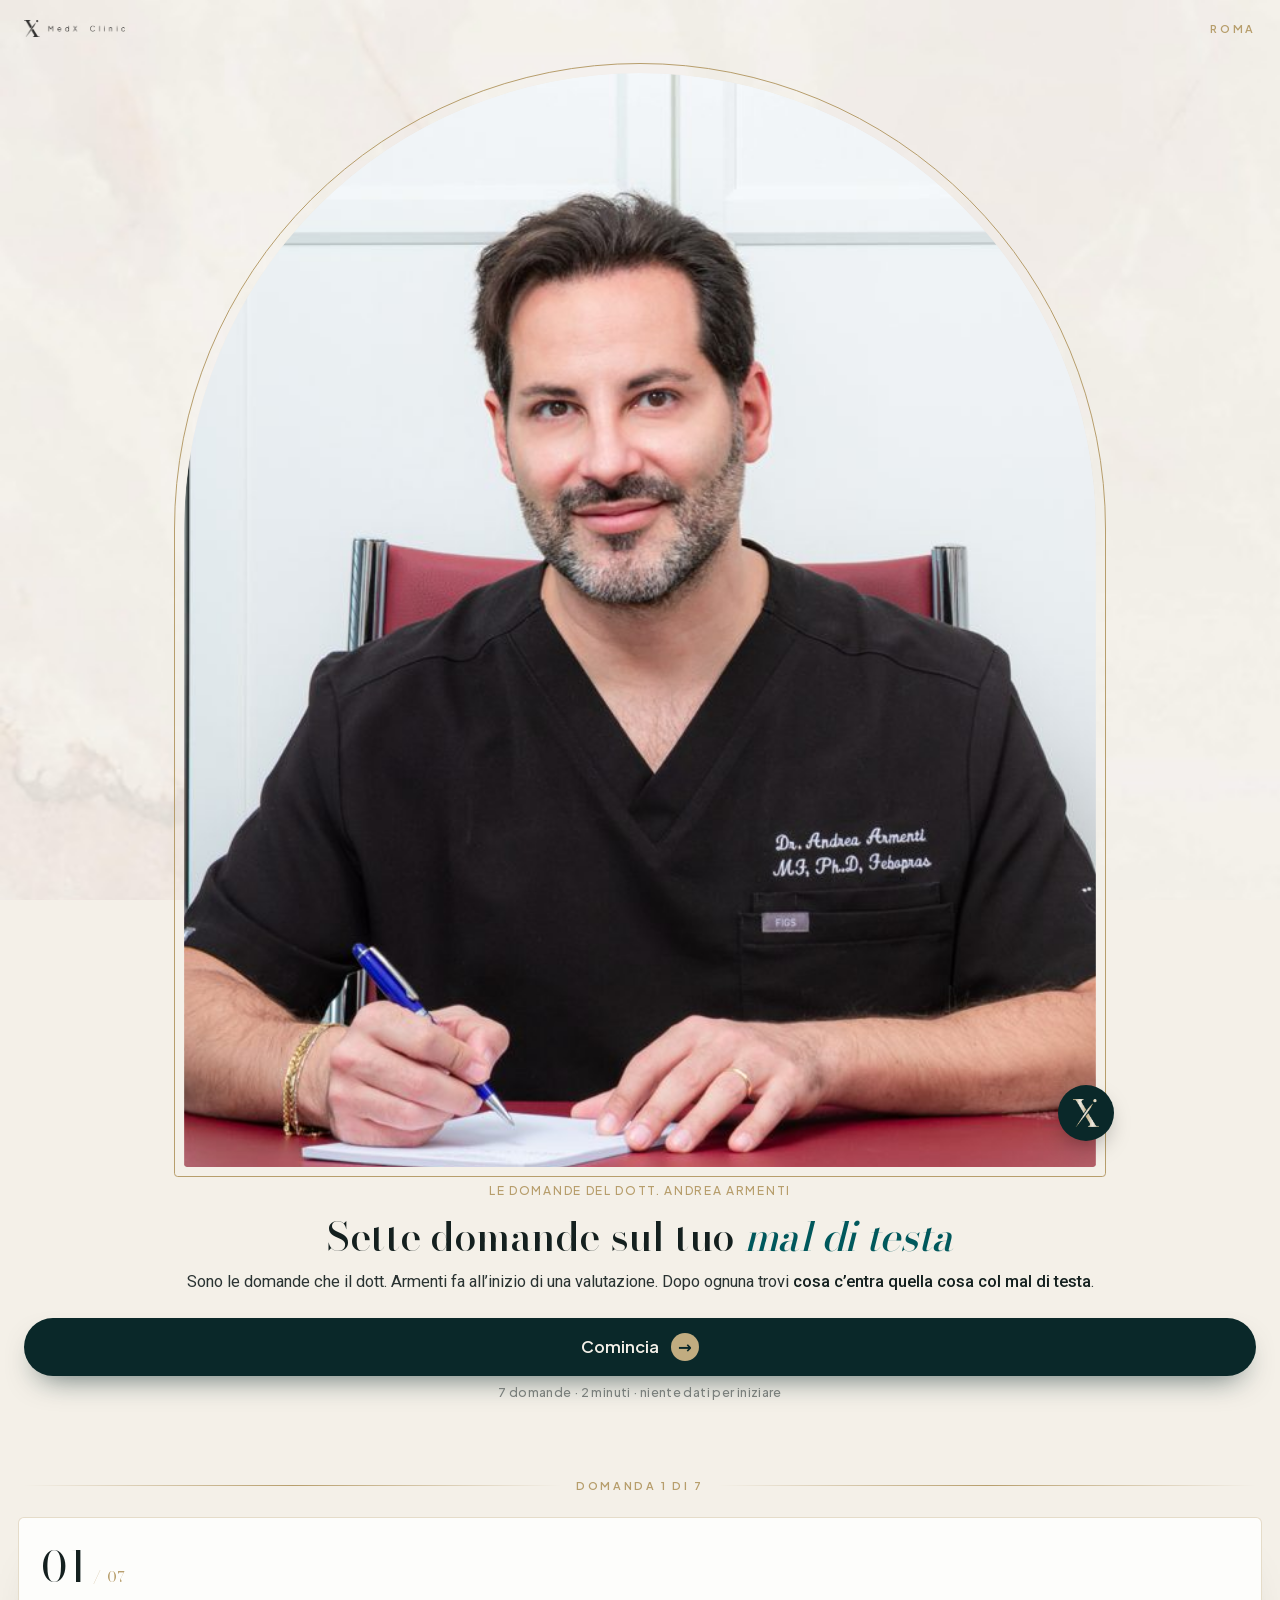
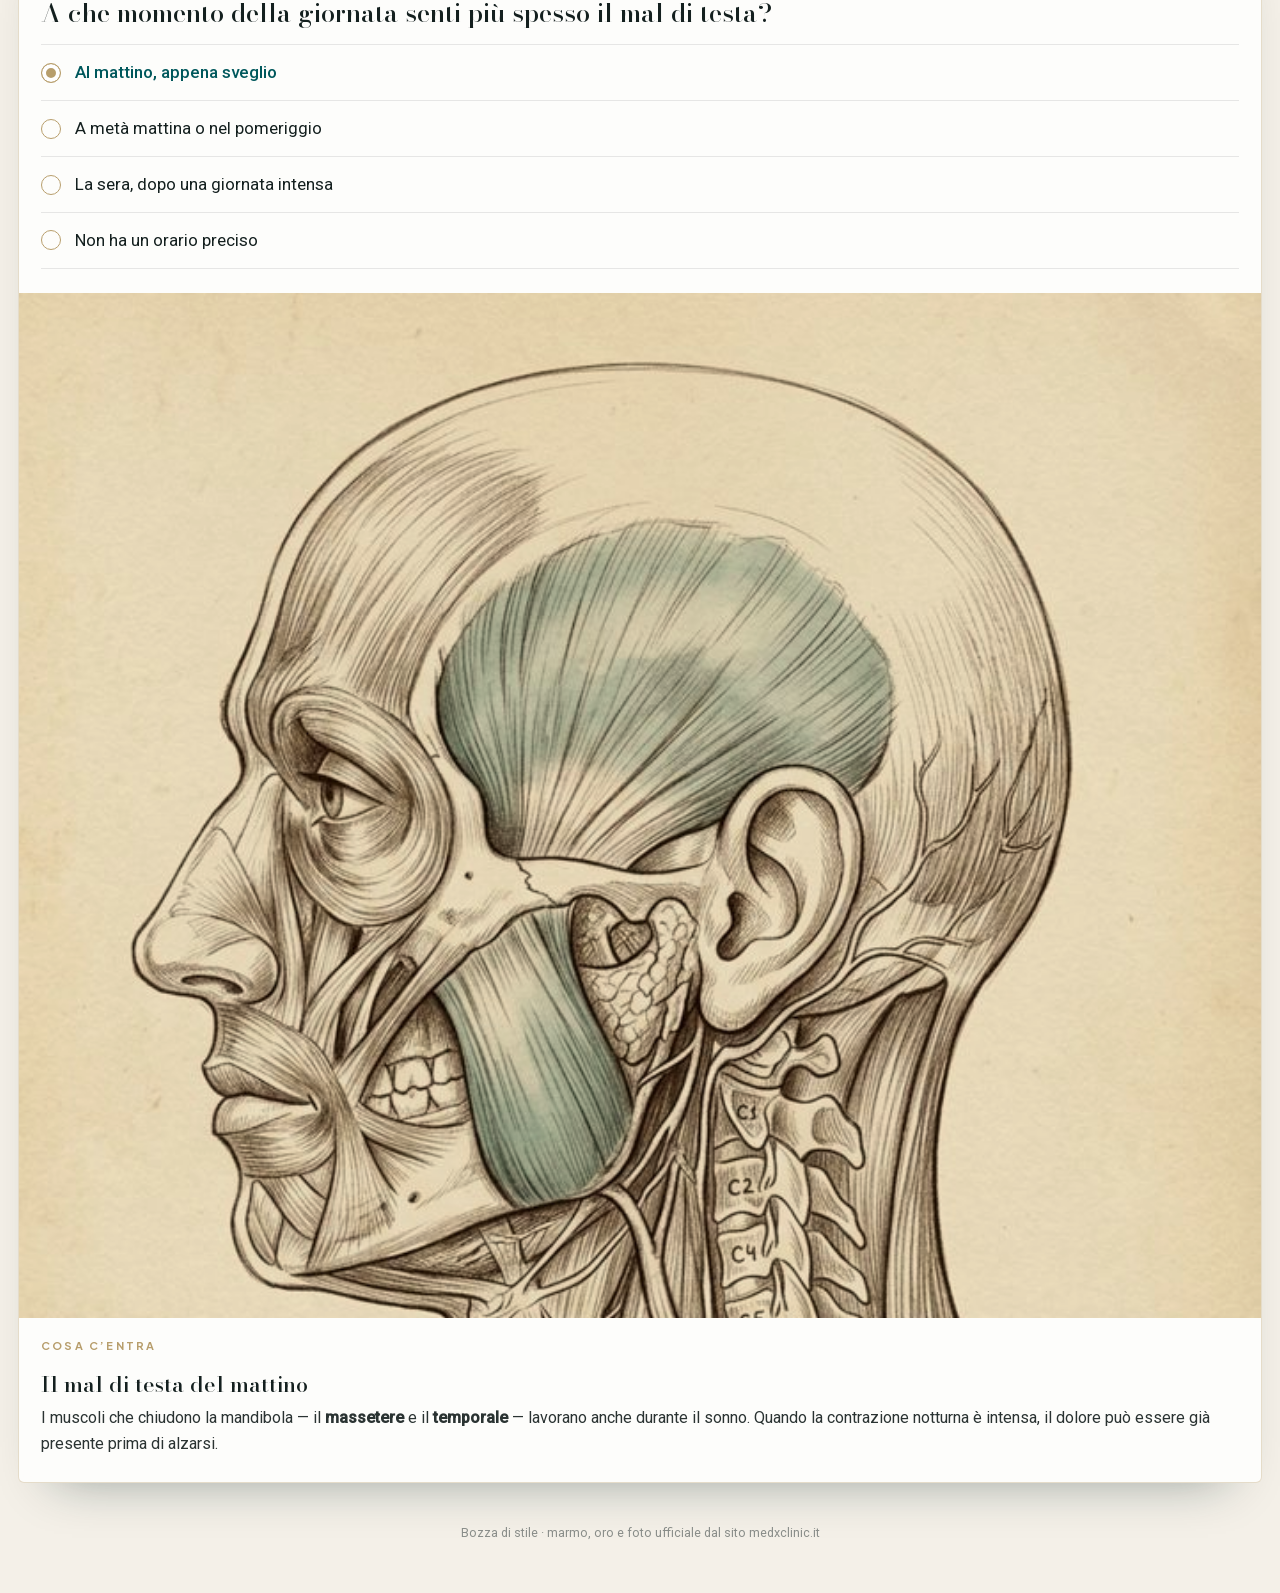
<file: stili/2-marmo.html>
<!DOCTYPE html>
<html lang="it"><head><meta charset="utf-8"><meta name="viewport" content="width=device-width,initial-scale=1,viewport-fit=cover">
<meta name="robots" content="noindex,nofollow"><title>Stile 2 · Marmo MedX</title>
<style>
@font-face{font-family:"Plus Jakarta Sans";font-weight:200 800;font-display:swap;src:url(../assets/fonts/jakarta.woff2) format("woff2")}
@font-face{font-family:"Roboto";font-weight:400 500;font-display:swap;src:url(../assets/fonts/roboto.woff2) format("woff2")}
@font-face{font-family:"Bodoni Moda";font-weight:400 700;font-display:swap;src:url(../assets/fonts/bodoni.woff2) format("woff2")}
:root{--cupo:#0A2829;--pet:#00585C;--oro:#B79E6C;--oro2:#C1AC80;--carta:#F4F0E8;--nero:#14201F;--h:"Plus Jakarta Sans",system-ui,sans-serif;--b:Roboto,system-ui,sans-serif;--s:"Bodoni Moda",Georgia,serif}
*{box-sizing:border-box;margin:0;padding:0}
body{background:var(--carta) url(media/marmo-chiaro.jpg) top center/cover fixed;color:#2A3332;font:400 17px/1.6 var(--b);overflow-x:hidden}
.top{display:flex;align-items:center;justify-content:space-between;padding:calc(20px + env(safe-area-inset-top)) 24px 0}
.top img{height:17px;filter:brightness(0);opacity:.8}.top span{font:600 11px/1 var(--h);letter-spacing:.24em;color:var(--oro)}
.hero{position:relative;padding:22px 24px 30px;min-height:calc(100svh - 40px);display:flex;flex-direction:column}
.ritratto{position:relative;width:74%;margin:14px auto 0}
.arco{position:relative;width:100%;aspect-ratio:3/3.6;border-radius:999px 999px 6px 6px;overflow:hidden;box-shadow:0 30px 60px -30px rgba(10,40,41,.55);clip-path:inset(100% 0 0 0 round 999px 999px 6px 6px);animation:apre 1.3s cubic-bezier(.7,0,.2,1) .15s forwards}
@keyframes apre{to{clip-path:inset(0 0 0 0 round 999px 999px 6px 6px)}}
.arco img{width:100%;height:100%;object-fit:cover;object-position:50% 15%;transform:scale(1.15);animation:respira 14s ease-out forwards}
@keyframes respira{to{transform:scale(1.02)}}
.cornice{position:absolute;inset:-10px;border:1px solid var(--oro);border-radius:999px 999px 8px 8px;pointer-events:none;opacity:0;animation:appare 1s ease 1.2s forwards}
.x{position:absolute;right:-18px;bottom:26px;width:56px;height:56px;border-radius:50%;background:var(--cupo);display:flex;align-items:center;justify-content:center;box-shadow:0 10px 24px -8px rgba(0,0,0,.4);opacity:0;animation:appare .8s ease 1.4s forwards}
.x img{width:26px}
@keyframes appare{to{opacity:1}}
.firma-medico{text-align:center;margin-top:16px;font:500 12px/1.4 var(--h);letter-spacing:.14em;text-transform:uppercase;color:var(--oro)}
h1{font-family:var(--s);font-weight:500;font-size:40px;line-height:1.04;color:var(--nero);text-align:center;margin-top:16px;letter-spacing:-.01em}
h1 em{font-style:italic;color:var(--pet)}
.lead{text-align:center;margin-top:12px;font-size:16.5px}
.lead b{color:var(--nero);font-weight:500}
.btn{display:flex;align-items:center;justify-content:center;gap:12px;margin-top:22px;min-height:58px;border-radius:999px;background:var(--cupo);color:#F4F0E8;font:600 16.5px/1 var(--h);text-decoration:none;box-shadow:0 14px 30px -14px rgba(10,40,41,.7)}
.btn i{width:28px;height:28px;border-radius:50%;background:var(--oro2);color:var(--cupo);display:flex;align-items:center;justify-content:center;font-style:normal}
.sotto{text-align:center;margin-top:10px;font:500 12.5px/1 var(--h);color:#7A7F7C;letter-spacing:.03em}
.filo{display:flex;align-items:center;gap:14px;margin:52px 24px 0;color:var(--oro);font:600 11px/1 var(--h);letter-spacing:.24em;text-transform:uppercase}
.filo::before,.filo::after{content:"";flex:1;height:1px;background:linear-gradient(90deg,transparent,var(--oro),transparent)}
/* la domanda come pagina di una cartella */
.foglio{margin:26px 18px 0;background:rgba(255,255,255,.82);-webkit-backdrop-filter:blur(6px);backdrop-filter:blur(6px);border:1px solid rgba(183,158,108,.35);border-radius:6px;padding:28px 22px 26px;box-shadow:0 30px 50px -36px rgba(10,40,41,.45)}
.num{font:400 15px/1 var(--s);color:var(--oro);letter-spacing:.06em}
.num b{font-size:42px;color:var(--nero);font-weight:400}
.foglio h2{font:500 26px/1.15 var(--s);color:var(--nero);margin-top:10px}
.opz{display:flex;align-items:center;gap:14px;width:100%;padding:16px 0;border:0;border-bottom:1px solid rgba(20,32,31,.1);background:none;font:400 17px/1.35 var(--b);color:var(--nero);text-align:left;cursor:pointer}
.opz:first-of-type{margin-top:16px;border-top:1px solid rgba(20,32,31,.1)}
.opz::before{content:"";width:18px;height:18px;border-radius:50%;border:1px solid var(--oro);flex-shrink:0;transition:all .2s}
.opz.on{color:var(--pet);font-weight:500}.opz.on::before{background:var(--oro);box-shadow:inset 0 0 0 4px #fff}
.tavola{position:relative;margin:24px -22px 0;aspect-ratio:400/330;overflow:hidden;background:#EFE6D4}
.tavola img{width:100%;height:100%;object-fit:cover;object-position:60% 22%;mix-blend-mode:multiply}
.scheda h3{font:500 22px/1.2 var(--s);color:var(--nero);margin-top:20px}
.scheda p{margin-top:8px;font-size:16px}
.scheda .eti{margin-top:22px;font:700 11px/1 var(--h);letter-spacing:.2em;text-transform:uppercase;color:var(--oro)}
.fondo{padding:40px 24px 50px;text-align:center;font-size:12.5px;color:#8A8E8A}
@media(prefers-reduced-motion:reduce){*{animation:none!important}.arco{clip-path:none}.cornice,.x{opacity:1}}
</style></head><body>
<header class="top"><img src="../assets/logo-medx.png" alt="MedX Clinic"><span>ROMA</span></header>
<section class="hero">
  <div class="ritratto"><div class="cornice"></div><div class="arco"><img src="media/dottore-scrive.jpg" alt="Il dott. Andrea Armenti"></div><div class="x"><img src="media/x-oro.png" alt=""></div></div>
  <div class="firma-medico">Le domande del dott. Andrea Armenti</div>
  <h1>Sette domande sul tuo <em>mal di testa</em></h1>
  <p class="lead">Sono le domande che il dott. Armenti fa all’inizio di una valutazione. Dopo ognuna trovi <b>cosa c’entra quella cosa col mal di testa</b>.</p>
  <a class="btn" href="#domanda">Comincia <i>→</i></a>
  <div class="sotto">7 domande · 2 minuti · niente dati per iniziare</div>
</section>
<div class="filo">Domanda 1 di 7</div>
<section class="foglio" id="domanda">
  <div class="num"><b>01</b> / 07</div>
  <h2>A che momento della giornata senti più spesso il mal di testa?</h2>
  <button class="opz on">Al mattino, appena sveglio</button><button class="opz">A metà mattina o nel pomeriggio</button><button class="opz">La sera, dopo una giornata intensa</button><button class="opz">Non ha un orario preciso</button>
  <div class="tavola"><img src="media/anatomia.jpg" alt="Tavola anatomica: temporale e massetere"></div>
  <div class="scheda"><div class="eti">Cosa c’entra</div><h3>Il mal di testa del mattino</h3><p>I muscoli che chiudono la mandibola — il <b>massetere</b> e il <b>temporale</b> — lavorano anche durante il sonno. Quando la contrazione notturna è intensa, il dolore può essere già presente prima di alzarsi.</p></div>
</section>
<div class="fondo">Bozza di stile · marmo, oro e foto ufficiale dal sito medxclinic.it</div>
<script>document.querySelectorAll('.opz').forEach(function(b){b.onclick=function(){document.querySelectorAll('.opz').forEach(function(x){x.classList.remove('on')});b.classList.add('on')}})</script>
</body></html>
</file>
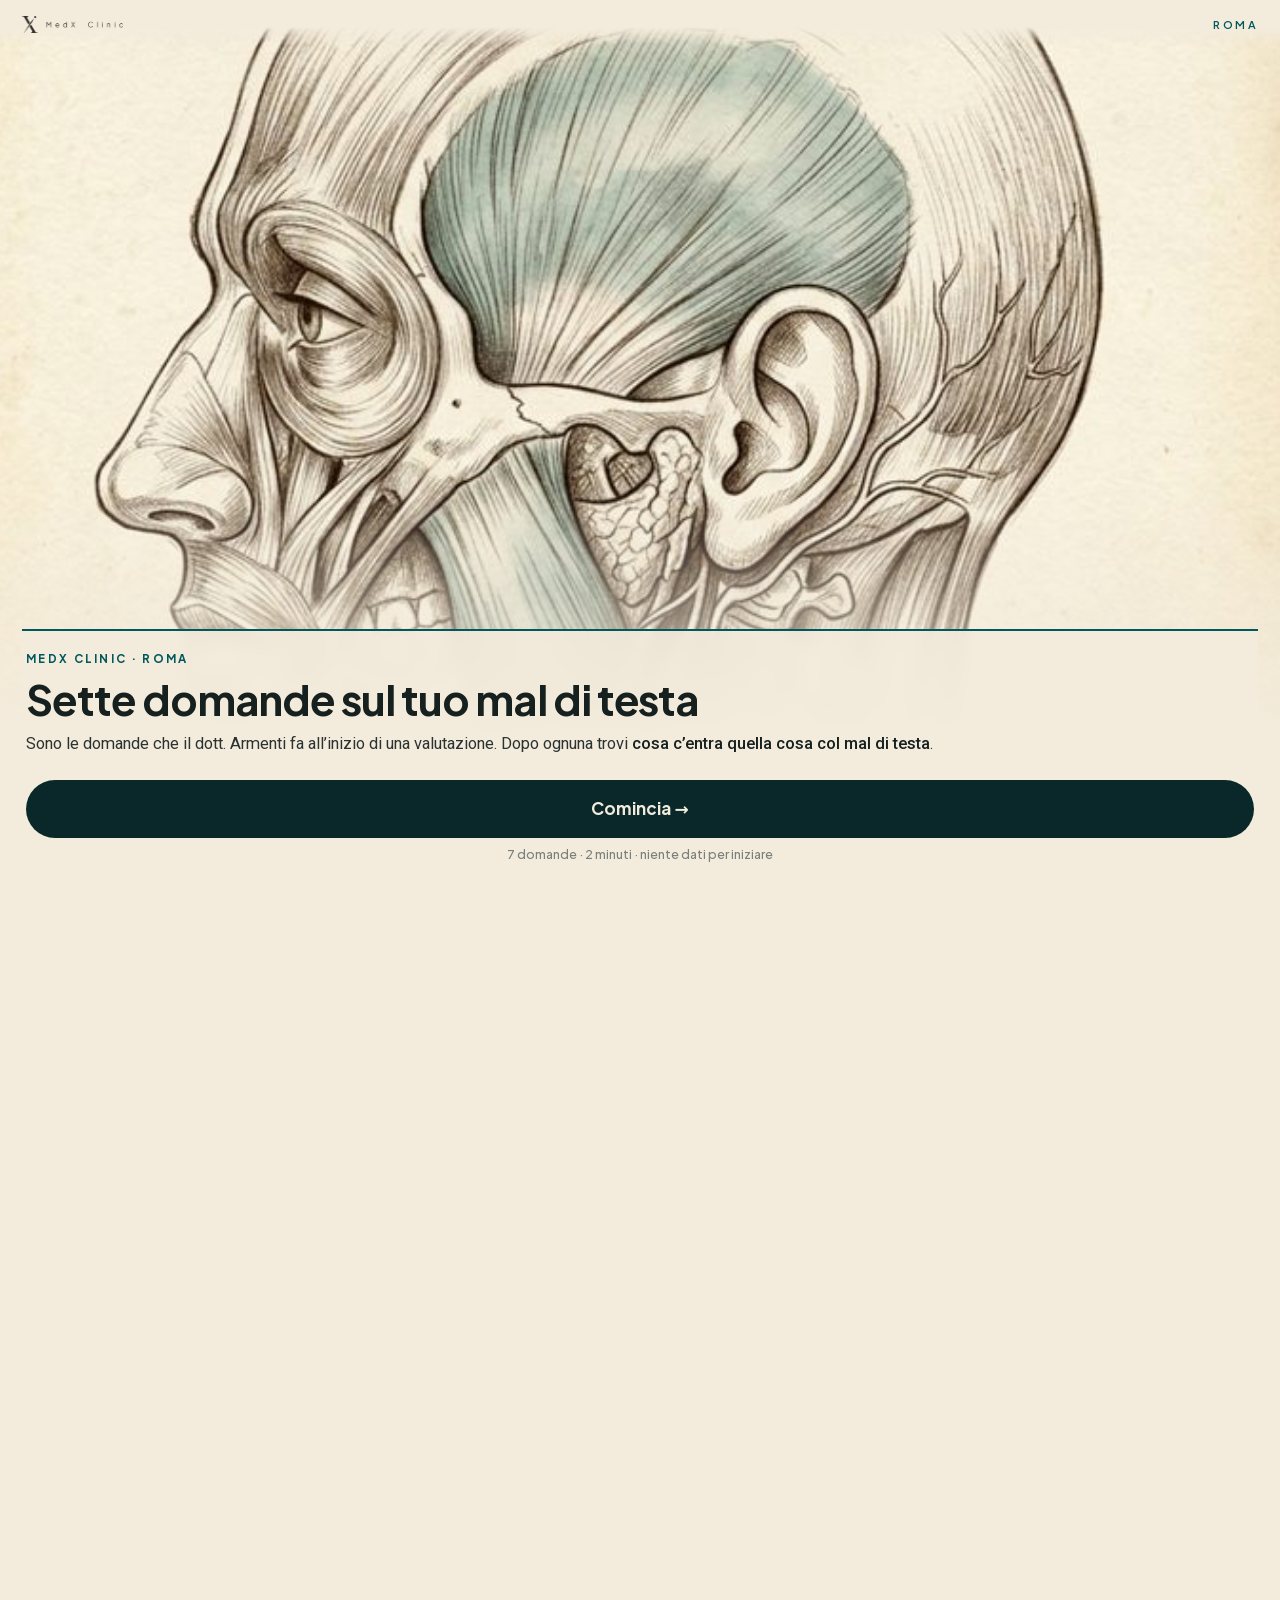
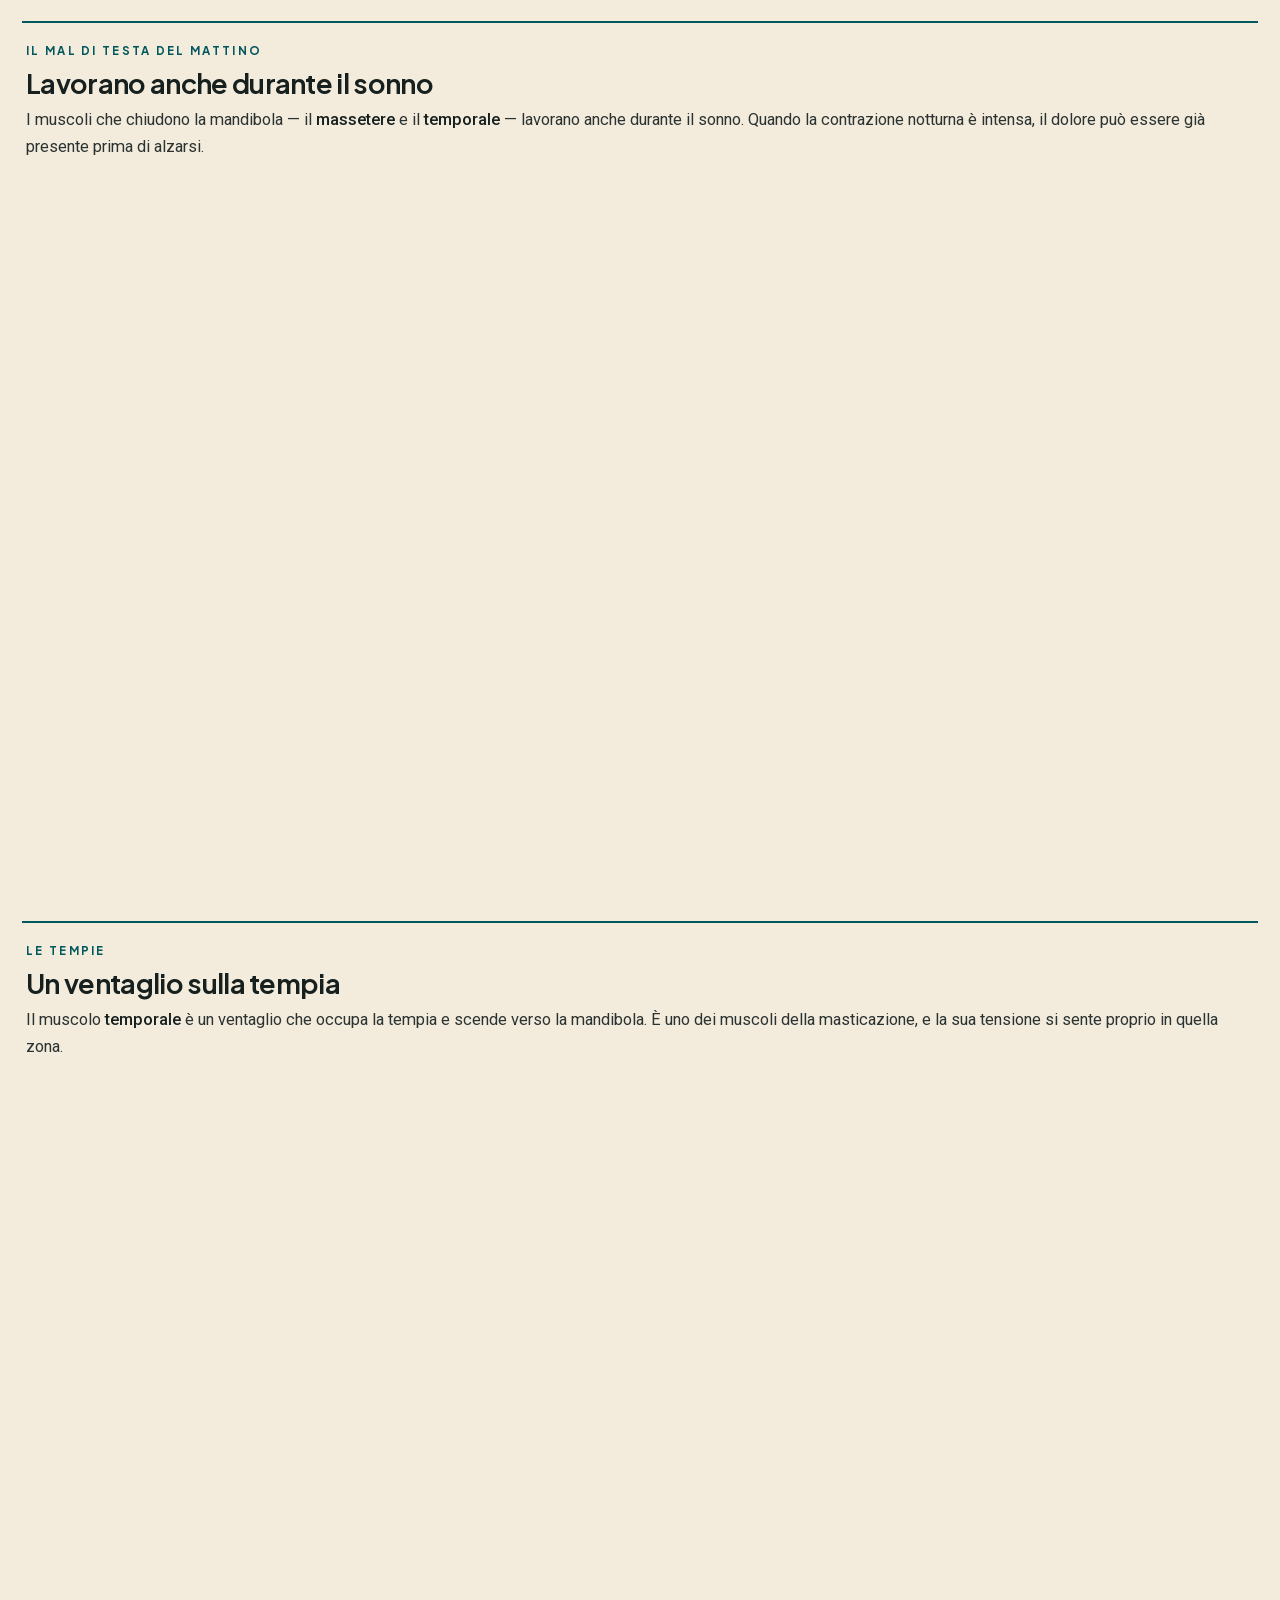
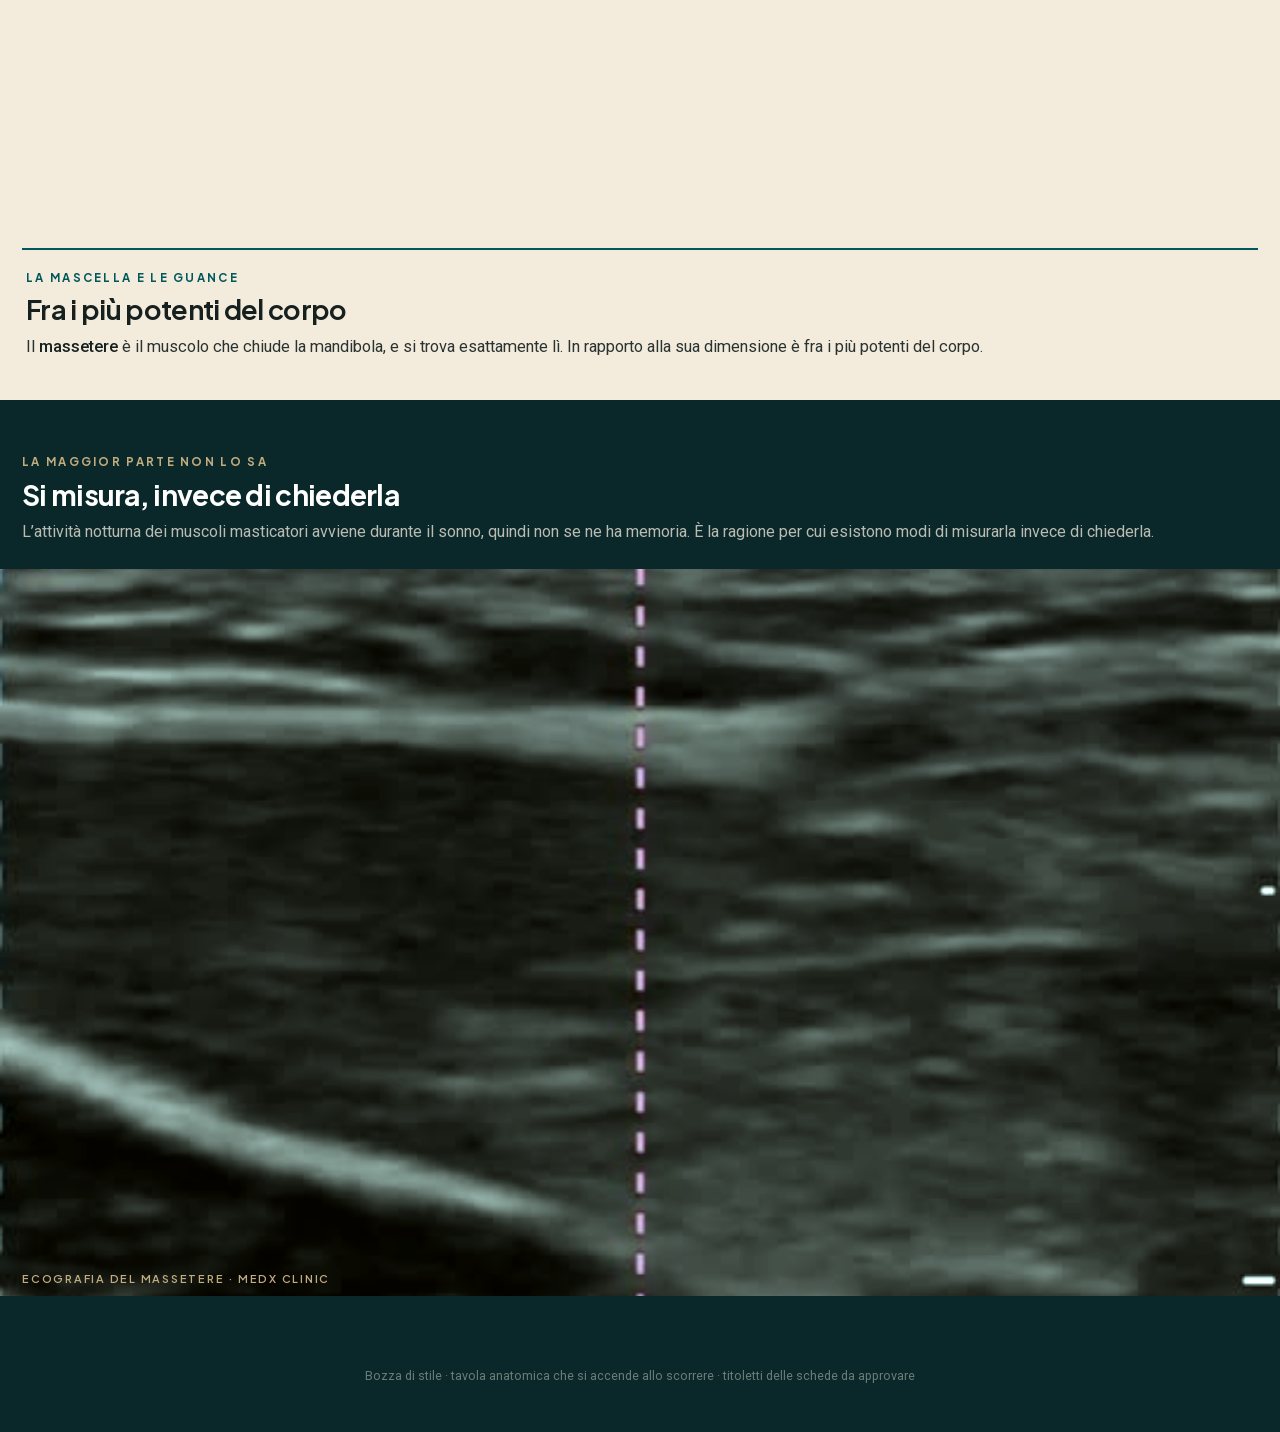
<file: stili/3-anatomia.html>
<!DOCTYPE html>
<html lang="it"><head><meta charset="utf-8"><meta name="viewport" content="width=device-width,initial-scale=1,viewport-fit=cover">
<meta name="robots" content="noindex,nofollow"><title>Stile 3 · Anatomia viva · MedX</title>
<style>
@font-face{font-family:"Plus Jakarta Sans";font-weight:200 800;font-display:swap;src:url(../assets/fonts/jakarta.woff2) format("woff2")}
@font-face{font-family:"Roboto";font-weight:400 500;font-display:swap;src:url(../assets/fonts/roboto.woff2) format("woff2")}
:root{--cupo:#0A2829;--pet:#00585C;--acqua:#3FB8AF;--oro:#C1AC80;--avorio:#F3EBDC;--nero:#16201F;--h:"Plus Jakarta Sans",system-ui,sans-serif;--b:Roboto,system-ui,sans-serif}
*{box-sizing:border-box;margin:0;padding:0}
body{background:var(--avorio);color:#2B3332;font:400 17px/1.6 var(--b);overflow-x:hidden}
h1,h2,h3{font-family:var(--h);color:var(--nero);letter-spacing:-.025em;line-height:1.06}
.top{position:fixed;z-index:9;top:0;left:0;right:0;display:flex;align-items:center;justify-content:space-between;padding:calc(16px + env(safe-area-inset-top)) 22px 12px;background:linear-gradient(var(--avorio) 60%,rgba(243,235,220,0))}
.top img{height:17px;filter:brightness(0);opacity:.8}.top span{font:600 11px/1 var(--h);letter-spacing:.22em;color:var(--pet)}
/* la tavola resta ferma, il testo le scorre sopra */
.palco{position:relative}
.tavola{position:sticky;top:0;height:100svh;overflow:hidden}
.tavola img,.tavola svg{position:absolute;inset:0;width:100%;height:100%}
.tavola img{object-fit:cover;object-position:50% 50%;mix-blend-mode:multiply}
.tavola img,.tavola svg{transform:scale(1.04);transition:transform 1.2s cubic-bezier(.2,.7,.3,1)}
.tavola .zona{fill:url(#luce);opacity:0;transition:opacity .9s ease;mix-blend-mode:multiply}
.tavola .zona.on{opacity:1;animation:respiro 3.6s ease-in-out infinite}
@keyframes respiro{0%,100%{opacity:.75}50%{opacity:1}}
.tavola .fibra{fill:none;stroke:var(--pet);stroke-width:2;stroke-linecap:round;stroke-dasharray:6 10;opacity:0;transition:opacity .8s}
.tavola .fibra.on{opacity:.55;animation:scorre 1.6s linear infinite}
@keyframes scorre{to{stroke-dashoffset:-32}}
.tavola .eti{font:700 22px/1 var(--h);letter-spacing:.14em;fill:var(--cupo);opacity:0;transition:opacity .6s}
.tavola .eti.on{opacity:1}
.tavola .linea{stroke:var(--cupo);stroke-width:1.6;opacity:0;transition:opacity .6s}
.tavola .linea.on{opacity:1}
.velo{position:absolute;inset:auto 0 0 0;height:46%;background:linear-gradient(rgba(243,235,220,0),var(--avorio) 62%)}
.palco[data-f="massetere"] .tavola img,.palco[data-f="massetere"] .tavola svg{transform:scale(1.22) translate(-3%,-9%)}
.palco[data-f="temporale"] .tavola img,.palco[data-f="temporale"] .tavola svg{transform:scale(1.18) translate(-1%,8%)}
/* i pannelli che scorrono */
.pannelli{position:relative;margin-top:-100svh;z-index:3}
.pan{min-height:100svh;display:flex;flex-direction:column;justify-content:flex-end;padding:0 22px calc(36px + env(safe-area-inset-bottom))}
.carta{background:rgba(243,235,220,.9);-webkit-backdrop-filter:blur(8px);backdrop-filter:blur(8px);border-top:2px solid var(--pet);padding:22px 4px 4px}
.kick{font:700 11.5px/1 var(--h);letter-spacing:.2em;text-transform:uppercase;color:var(--pet);margin-bottom:12px}
.pan h1{font-size:42px;font-weight:700}
.pan h2{font-size:27px;font-weight:650}
.pan p{margin-top:10px;font-size:16.5px}
.pan p b{color:var(--nero);font-weight:500}
.btn{display:flex;align-items:center;justify-content:center;gap:10px;margin-top:22px;min-height:58px;border-radius:999px;background:var(--cupo);color:var(--avorio);font:700 17px/1 var(--h);text-decoration:none}
.sotto{text-align:center;margin-top:10px;font:500 12.5px/1 var(--h);color:#7B807D}
.misura{position:relative;z-index:3;background:var(--cupo);color:#E6E1D6;padding:56px 22px 46px}
.misura .kick{color:var(--oro)}
.misura h2{color:#fff;font-size:28px}
.misura p{margin-top:10px;color:rgba(230,225,214,.8);font-size:16px}
.eco{margin:24px -22px 0;aspect-ratio:540/307;overflow:hidden;position:relative}
.eco video{width:100%;height:100%;object-fit:cover;filter:sepia(.35) hue-rotate(130deg) saturate(1.4) brightness(1.05)}
.eco span{position:absolute;left:22px;bottom:12px;font:600 11px/1 var(--h);letter-spacing:.16em;color:var(--oro);text-transform:uppercase}
.fondo{padding:24px 22px 46px;text-align:center;font-size:12.5px;color:rgba(230,225,214,.45);background:var(--cupo)}
@media(prefers-reduced-motion:reduce){*{animation:none!important;transition:none!important}}
</style></head><body>
<header class="top"><img src="../assets/logo-medx.png" alt="MedX Clinic"><span>ROMA</span></header>
<div class="palco" id="palco" data-f="tutti">
  <div class="tavola" aria-hidden="true">
    <img src="media/anatomia.jpg" alt="">
    <svg viewBox="0 0 700 806" preserveAspectRatio="xMidYMid slice">
      <defs><radialGradient id="luce"><stop offset="0" stop-color="#00A39A" stop-opacity=".75"/><stop offset=".6" stop-color="#00585C" stop-opacity=".35"/><stop offset="1" stop-color="#00585C" stop-opacity="0"/></radialGradient></defs>
      <ellipse class="zona z-t" cx="345" cy="205" rx="130" ry="110"/>
      <ellipse class="zona z-m" cx="395" cy="470" rx="70" ry="95"/>
      <path class="fibra z-t" d="M270 150 Q330 230 372 330 M320 120 Q360 220 385 330 M380 120 Q395 220 398 330"/>
      <path class="fibra z-m" d="M360 400 L380 545 M395 395 L405 548 M430 405 L425 540"/>
      <line class="linea z-t" x1="300" y1="160" x2="200" y2="112"/><text class="eti z-t" x="182" y="100">TEMPORALE</text>
      <line class="linea z-m" x1="370" y1="480" x2="250" y2="548"/><text class="eti z-m" x="182" y="578">MASSETERE</text>
    </svg>
    <div class="velo"></div>
  </div>
  <div class="pannelli">
    <section class="pan" data-f="tutti"><div class="carta">
      <div class="kick">MedX Clinic · Roma</div>
      <h1>Sette domande sul tuo mal di testa</h1>
      <p>Sono le domande che il dott. Armenti fa all’inizio di una valutazione. Dopo ognuna trovi <b>cosa c’entra quella cosa col mal di testa</b>.</p>
      <a class="btn" href="#m">Comincia →</a><div class="sotto">7 domande · 2 minuti · niente dati per iniziare</div></div></section>
    <section class="pan" data-f="entrambi" id="m"><div class="carta">
      <div class="kick">Il mal di testa del mattino</div>
      <h2>Lavorano anche durante il sonno</h2>
      <p>I muscoli che chiudono la mandibola — il <b>massetere</b> e il <b>temporale</b> — lavorano anche durante il sonno. Quando la contrazione notturna è intensa, il dolore può essere già presente prima di alzarsi.</p></div></section>
    <section class="pan" data-f="temporale"><div class="carta">
      <div class="kick">Le tempie</div>
      <h2>Un ventaglio sulla tempia</h2>
      <p>Il muscolo <b>temporale</b> è un ventaglio che occupa la tempia e scende verso la mandibola. È uno dei muscoli della masticazione, e la sua tensione si sente proprio in quella zona.</p></div></section>
    <section class="pan" data-f="massetere"><div class="carta">
      <div class="kick">La mascella e le guance</div>
      <h2>Fra i più potenti del corpo</h2>
      <p>Il <b>massetere</b> è il muscolo che chiude la mandibola, e si trova esattamente lì. In rapporto alla sua dimensione è fra i più potenti del corpo.</p></div></section>
  </div>
</div>
<section class="misura">
  <div class="kick">La maggior parte non lo sa</div>
  <h2>Si misura, invece di chiederla</h2>
  <p>L’attività notturna dei muscoli masticatori avviene durante il sonno, quindi non se ne ha memoria. È la ragione per cui esistono modi di misurarla invece di chiederla.</p>
  <div class="eco"><video src="media/eco.mp4" poster="media/eco.jpg" autoplay muted loop playsinline></video><span>Ecografia del massetere · MedX Clinic</span></div>
</section>
<div class="fondo">Bozza di stile · tavola anatomica che si accende allo scorrere · titoletti delle schede da approvare</div>
<script>
var palco=document.getElementById('palco'),zone={tutti:[],entrambi:['z-t','z-m'],temporale:['z-t'],massetere:['z-m']};
function fuoco(f){palco.setAttribute('data-f',f);document.querySelectorAll('.tavola .zona,.tavola .fibra,.tavola .eti,.tavola .linea').forEach(function(el){var on=zone[f].some(function(c){return el.classList.contains(c)});el.classList.toggle('on',on)})}
var io=new IntersectionObserver(function(e){e.forEach(function(x){if(x.isIntersecting)fuoco(x.target.getAttribute('data-f'))})},{rootMargin:'-45% 0px -45% 0px'});
document.querySelectorAll('.pan').forEach(function(p){io.observe(p)});
setTimeout(function(){if(palco.getAttribute('data-f')==='tutti')fuoco('entrambi')},1400);
</script>
</body></html>
</file>
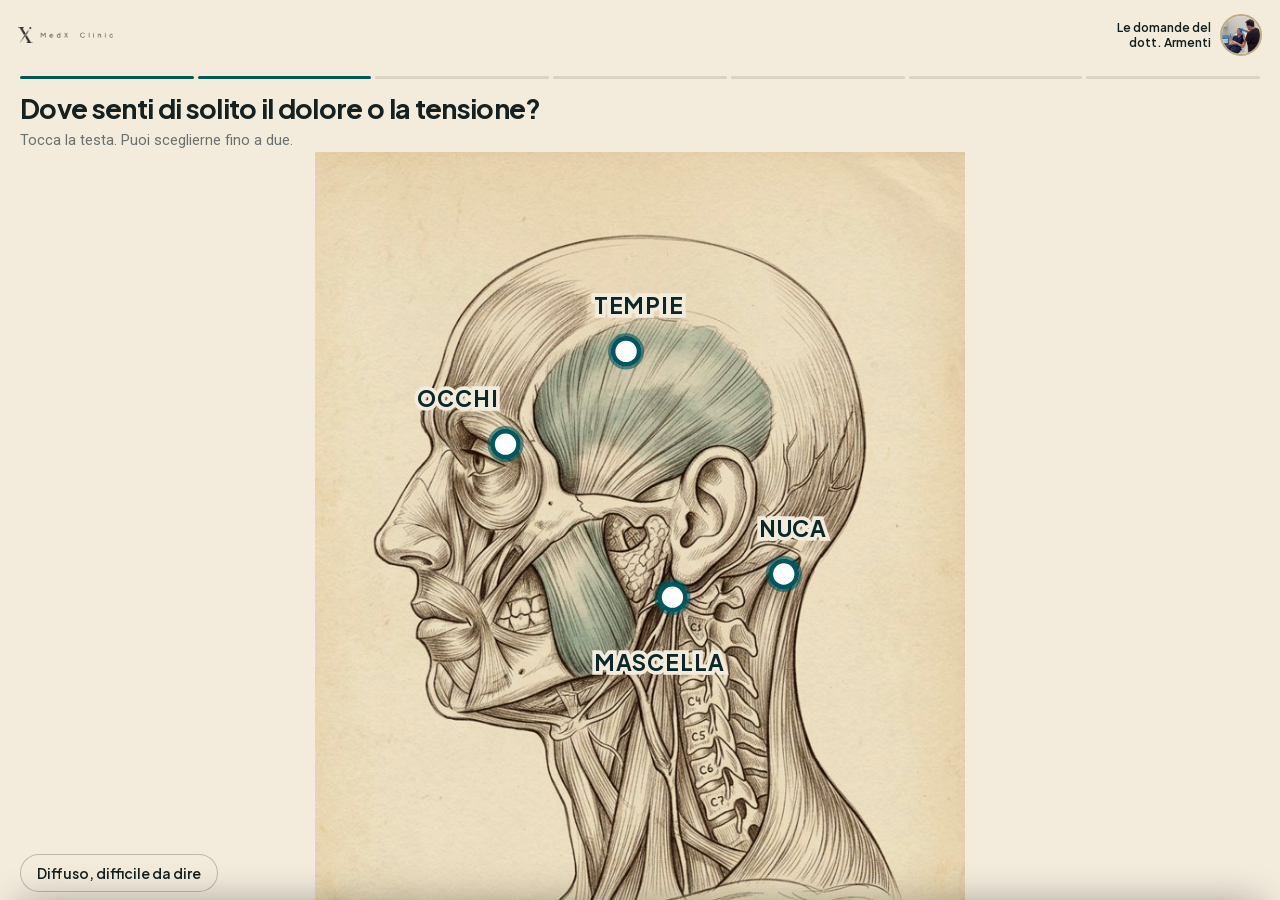
<file: stili/4-interattiva.html>
<!DOCTYPE html>
<html lang="it"><head><meta charset="utf-8"><meta name="viewport" content="width=device-width,initial-scale=1,viewport-fit=cover">
<meta name="robots" content="noindex,nofollow"><title>Stile 4 · Interattiva · MedX</title>
<style>
@font-face{font-family:"Plus Jakarta Sans";font-weight:200 800;font-display:swap;src:url(../assets/fonts/jakarta.woff2) format("woff2")}
@font-face{font-family:"Roboto";font-weight:400 500;font-display:swap;src:url(../assets/fonts/roboto.woff2) format("woff2")}
:root{--cupo:#0A2829;--pet:#00585C;--acqua:#2FB3A8;--oro:#C1AC80;--avorio:#F3EBDC;--nero:#16201F;--h:"Plus Jakarta Sans",system-ui,sans-serif;--b:Roboto,system-ui,sans-serif}
*{box-sizing:border-box;margin:0;padding:0}
html,body{height:100%}
body{background:var(--avorio);color:#2B3332;font:400 17px/1.6 var(--b);overflow-x:hidden}
.top{position:absolute;z-index:6;top:0;left:0;right:0;display:flex;align-items:center;gap:12px;padding:calc(14px + env(safe-area-inset-top)) 18px 0}
.top img.l{height:16px;filter:brightness(0);opacity:.8}
.dott{margin-left:auto;display:flex;align-items:center;gap:9px;font:600 12px/1.25 var(--h);color:var(--nero);text-align:right}
.dott video{width:42px;height:42px;border-radius:50%;object-fit:cover;border:2px solid var(--oro)}
.app{position:relative;height:100svh;display:flex;flex-direction:column;padding-bottom:var(--cass,0px);transition:padding .45s cubic-bezier(.2,.8,.2,1)}
.domanda{padding:calc(76px + env(safe-area-inset-top)) 20px 0;position:relative;z-index:4}
.passo{display:flex;gap:4px;margin-bottom:14px}.passo i{flex:1;height:3px;border-radius:2px;background:rgba(22,32,31,.12)}.passo i.on{background:var(--pet)}
.domanda h1{font:700 27px/1.12 var(--h);color:var(--nero);letter-spacing:-.025em}
.domanda p{font-size:14.5px;color:#6A706D;margin-top:6px}
.testa{position:relative;flex:1;min-height:0}
.testa img,.testa svg{position:absolute;inset:0;width:100%;height:100%}
.testa img{object-fit:contain;object-position:50% 50%;mix-blend-mode:multiply}
.zona{cursor:pointer}
.zona circle.alone{fill:var(--acqua);opacity:.0;transition:opacity .35s, r .35s}
.zona circle.punto{fill:#fff;stroke:var(--pet);stroke-width:5;transition:all .3s}
.zona circle.onda{fill:none;stroke:var(--pet);stroke-width:3;opacity:.6;transform-box:fill-box;transform-origin:center;animation:onda 2.2s ease-out infinite}
@keyframes onda{from{transform:scale(.6);opacity:.7}to{transform:scale(2.2);opacity:0}}
.zona text{font:700 24px/1 var(--h);fill:var(--cupo);letter-spacing:.04em;paint-order:stroke;stroke:var(--avorio);stroke-width:8px}
.zona.on circle.alone{opacity:.42}
.zona.on circle.punto{fill:var(--pet);stroke:#fff}
.zona.on circle.onda{display:none}
.diffuso{position:absolute;z-index:5;left:20px;bottom:8px;border:1px solid rgba(22,32,31,.25);background:rgba(243,235,220,.8);border-radius:999px;padding:11px 16px;font:600 14px/1 var(--h);color:var(--nero)}
.diffuso.on{background:var(--pet);color:#fff;border-color:var(--pet)}
.cassetto{position:fixed;z-index:8;left:0;right:0;bottom:0;background:var(--cupo);color:#E6E1D6;border-radius:22px 22px 0 0;padding:14px 22px calc(18px + env(safe-area-inset-bottom));transform:translateY(105%);transition:transform .45s cubic-bezier(.2,.8,.2,1);box-shadow:0 -20px 40px -20px rgba(0,0,0,.4)}
.cassetto.su{transform:none}
.maniglia{width:40px;height:4px;border-radius:2px;background:rgba(230,225,214,.3);margin:0 auto 14px}
.cassetto .kick{font:700 11px/1 var(--h);letter-spacing:.2em;text-transform:uppercase;color:var(--oro)}
.cassetto h2{font:650 22px/1.2 var(--h);color:#fff;margin-top:8px}
.cassetto p{margin-top:8px;font-size:15.5px;color:rgba(230,225,214,.85)}
.cassetto p b{color:#fff;font-weight:500}
.cassetto .btn{display:flex;align-items:center;justify-content:center;margin-top:16px;min-height:54px;border-radius:999px;background:var(--avorio);color:var(--cupo);font:700 16.5px/1 var(--h);text-decoration:none;border:0;width:100%}
.nota{position:absolute;z-index:5;right:18px;bottom:calc(26px + env(safe-area-inset-bottom));font:500 12px/1.3 var(--h);color:#6A706D;text-align:right;max-width:150px}
@media(prefers-reduced-motion:reduce){*{animation:none!important;transition:none!important}}
</style></head><body>
<header class="top"><img class="l" src="../assets/logo-medx.png" alt="MedX Clinic">
  <div class="dott"><span>Le domande del<br>dott. Armenti</span><video src="media/sensori.mp4" poster="media/sensori.jpg" autoplay muted loop playsinline></video></div></header>
<main class="app">
  <div class="domanda">
    <div class="passo"><i class="on"></i><i class="on"></i><i></i><i></i><i></i><i></i><i></i></div>
    <h1>Dove senti di solito il dolore o la tensione?</h1>
    <p>Tocca la testa. Puoi sceglierne fino a due.</p>
  </div>
  <div class="testa">
    <img src="media/anatomia.jpg" alt="">
    <svg viewBox="0 0 700 806" preserveAspectRatio="xMidYMid meet" role="group" aria-label="Zone della testa">
      <g class="zona" data-k="0" role="button" aria-label="Alle tempie"><circle class="alone" cx="335" cy="215" r="105"/><circle class="onda" cx="335" cy="215" r="18"/><circle class="punto" cx="335" cy="215" r="14"/><text x="300" y="175">TEMPIE</text></g>
      <g class="zona" data-k="1" role="button" aria-label="Alla nuca o al collo"><circle class="alone" cx="505" cy="455" r="90"/><circle class="onda" cx="505" cy="455" r="18"/><circle class="punto" cx="505" cy="455" r="14"/><text x="478" y="415">NUCA</text></g>
      <g class="zona" data-k="2" role="button" aria-label="Dietro gli occhi"><circle class="alone" cx="205" cy="315" r="70"/><circle class="onda" cx="205" cy="315" r="18"/><circle class="punto" cx="205" cy="315" r="14"/><text x="110" y="275">OCCHI</text></g>
      <g class="zona" data-k="3" role="button" aria-label="Alla mascella o alle guance"><circle class="alone" cx="385" cy="480" r="90"/><circle class="onda" cx="385" cy="480" r="18"/><circle class="punto" cx="385" cy="480" r="14"/><text x="300" y="560">MASCELLA</text></g>
    </svg>
    <button class="diffuso" data-k="4">Diffuso, difficile da dire</button>
  </div>
</main>
<div class="cassetto" id="cassetto" aria-live="polite"><div class="maniglia"></div><div class="kick">Cosa c’entra</div><h2 id="ct"></h2><p id="cp"></p><button class="btn">Avanti →</button></div>
<script>
var S=[['Le tempie','Il muscolo <b>temporale</b> è un ventaglio che occupa la tempia e scende verso la mandibola. È uno dei muscoli della masticazione, e la sua tensione si sente proprio in quella zona.'],
['La nuca e il collo','I muscoli <b>suboccipitali</b> collegano la base del cranio alle prime vertebre. Possono lavorare insieme ai muscoli della masticazione, oppure per conto loro.'],
['Dietro gli occhi','Il dolore riferito dietro l’occhio è descritto sia in quadri muscolari sia in altri tipi di cefalea. Da solo non orienta: conta insieme a cos’altro c’è.'],
['La mascella e le guance','Il <b>massetere</b> è il muscolo che chiude la mandibola, e si trova esattamente lì. In rapporto alla sua dimensione è fra i più potenti del corpo.'],
['Quando è diffuso','Un dolore che non si riesce a localizzare è un’informazione, non un’assenza di informazione: sposta le domande successive su cosa lo fa cambiare.']];
var scelte=[];
function tocca(k){var p=scelte.indexOf(k);if(p>=0)scelte.splice(p,1);else{scelte.push(k);if(scelte.length>2)scelte.shift()}
 document.querySelectorAll('[data-k]').forEach(function(z){z.classList.toggle('on',scelte.indexOf(+z.getAttribute('data-k'))>=0)});
 var c=document.getElementById('cassetto'),a=document.querySelector('.app');if(!scelte.length){c.classList.remove('su');a.style.setProperty('--cass','0px');return}
 var u=scelte[scelte.length-1];document.getElementById('ct').textContent=S[u][0];document.getElementById('cp').innerHTML=S[u][1];c.classList.add('su');a.style.setProperty('--cass',(c.offsetHeight-10)+'px')}
document.querySelectorAll('[data-k]').forEach(function(z){z.addEventListener('click',function(){tocca(+z.getAttribute('data-k'))})});
</script>
</body></html>
</file>
<file: app.css>
/* MedX Clinic — test del mal di testa, stile «Cinema» (scelto da Marco il 1 ottobre).
 * Scuro petrolio, video veri della clinica, titoli grandi, risposte come vetro.
 * Oro solo come dettaglio; crema per i bottoni principali e per il riepilogo. */
@font-face{font-family:"Plus Jakarta Sans";font-style:normal;font-weight:200 800;font-display:swap;src:url(assets/fonts/jakarta.woff2) format("woff2")}
@font-face{font-family:"Roboto";font-style:normal;font-weight:400 500;font-display:swap;src:url(assets/fonts/roboto.woff2) format("woff2")}
@font-face{font-family:"Bodoni Moda";font-style:normal;font-weight:400 700;font-display:swap;src:url(assets/fonts/bodoni.woff2) format("woff2")}
:root{
  --fondo:#071D1E; --cupo:#0A2829; --pet:#00585C; --oro:#C1AC80; --crema:#F2F0EB;
  --testo:#E6E2D8; --tenue:rgba(230,226,216,.68); --riga:rgba(230,226,216,.14); --vetro:rgba(255,255,255,.05);
  --ambra-fondo:rgba(193,172,128,.12); --ambra-riga:rgba(193,172,128,.45);
  --h:"Plus Jakarta Sans",-apple-system,BlinkMacSystemFont,"Segoe UI",sans-serif;
  --b:"Roboto",-apple-system,BlinkMacSystemFont,"Segoe UI",sans-serif;
  --serif:"Bodoni Moda",Georgia,serif;
  --largo:560px; --g:22px; --entra:cubic-bezier(.2,.7,.3,1);
}
*{box-sizing:border-box;margin:0;padding:0}
html{-webkit-text-size-adjust:100%;text-size-adjust:100%;background:var(--fondo)}
body{font-family:var(--b);color:var(--testo);background:var(--fondo);font-size:17px;line-height:1.6;
     min-height:100vh;min-height:100dvh;display:flex;flex-direction:column;-webkit-tap-highlight-color:transparent;overflow-x:hidden}
button,input{font:inherit;color:inherit}
a{color:var(--oro)}
b,strong{font-weight:500;color:#fff}
.salta{position:absolute;left:-999px;top:0;background:#fff;color:#000;padding:8px 12px;z-index:20}
.salta:focus{left:8px}
:focus-visible{outline:2px solid var(--oro);outline-offset:3px}

/* testata */
.testata{position:sticky;top:0;z-index:10;background:rgba(7,29,30,.92);-webkit-backdrop-filter:blur(12px);backdrop-filter:blur(12px);padding-top:env(safe-area-inset-top)}
body[data-passo="apertura"] .testata{position:absolute;left:0;right:0;background:transparent;-webkit-backdrop-filter:none;backdrop-filter:none}
.testata-in{max-width:var(--largo);margin:0 auto;height:56px;display:flex;align-items:center;gap:8px;padding:0 var(--g)}
.logo{height:18px;width:auto;display:block}
.luogo{margin-left:auto;font-family:var(--h);font-size:12px;font-weight:600;letter-spacing:.22em;text-transform:uppercase;color:var(--oro)}
.indietro{width:44px;height:44px;margin-left:-14px;border:0;background:none;color:var(--testo);display:flex;align-items:center;justify-content:center;border-radius:10px;cursor:pointer}
.indietro[hidden]{display:none}
.avanz{max-width:var(--largo);margin:0 auto;padding:0 var(--g) 12px}
.avanz[hidden]{display:none}
.barra{height:2px;background:var(--riga);overflow:hidden;border-radius:2px}
.barra i{display:block;height:100%;width:0;background:var(--oro);transition:width .45s var(--entra)}
.avanz-eti{display:flex;justify-content:space-between;font:500 12.5px/1 var(--h);color:var(--tenue);margin-top:8px;letter-spacing:.02em}

/* corpo e piede */
.corpo{flex:1;width:100%;max-width:var(--largo);margin:0 auto;padding:30px var(--g) 28px;outline:none}
.corpo.entra{animation:entra .3s var(--entra)}
@keyframes entra{from{opacity:0;transform:translateY(10px)}to{opacity:1;transform:none}}
.piede{position:sticky;bottom:0;z-index:5;width:100%;max-width:var(--largo);margin:0 auto;
       padding:18px var(--g) calc(16px + env(safe-area-inset-bottom));
       background:linear-gradient(to top,var(--fondo) 68%,rgba(7,29,30,0))}
.piede:empty{display:none}

/* tipografia */
.occhiello{font:700 12px/1.25 var(--h);letter-spacing:.2em;text-transform:uppercase;color:var(--oro);margin-bottom:14px}
h1,h2,h3{font-family:var(--h);color:#fff;outline:none;letter-spacing:-.025em}
h1{font-size:44px;line-height:1.03;font-weight:700}
h2{font-size:29px;line-height:1.1;font-weight:700}
h3{font-size:18px;line-height:1.3;font-weight:650;letter-spacing:-.01em}
p+p{margin-top:10px}
.lead{margin-top:14px;font-size:17px;color:rgba(230,226,216,.86)}
.piccolo{font-size:15px;line-height:1.58}
.grigio{color:var(--tenue)}
.sotto{margin-top:8px;color:var(--tenue);font-size:15.5px}

/* bottoni */
.btn{display:flex;align-items:center;justify-content:center;gap:10px;width:100%;min-height:58px;border:0;padding:14px 22px;
     background:var(--crema);color:var(--cupo);border-radius:999px;font:700 17px/1 var(--h);cursor:pointer;text-decoration:none;
     transition:background .18s,transform .1s,opacity .2s;box-shadow:0 14px 30px -16px rgba(0,0,0,.7)}
.btn:active{transform:scale(.985)}
.btn:hover{background:#fff}
.btn:disabled{background:rgba(242,240,235,.16);color:rgba(242,240,235,.45);box-shadow:none;cursor:default;transform:none}
.btn .freccia{transition:transform .2s}
.btn:not(:disabled):hover .freccia{transform:translateX(4px)}
.btn.vuoto{background:transparent;color:#fff;border:1px solid rgba(242,240,235,.35);box-shadow:none}
.btn.vuoto:hover{border-color:#fff;background:rgba(255,255,255,.04)}
.btn+.btn{margin-top:10px}
.sotto-btn{text-align:center;font:500 12.5px/1.45 var(--h);color:var(--tenue);margin-top:10px}
.link{background:none;border:0;padding:6px 0;color:var(--oro);font-weight:500;cursor:pointer;text-decoration:underline;text-decoration-thickness:1px;text-underline-offset:4px;font-size:15.5px;min-height:44px}
/* un link dentro una frase non deve spaccare la riga: resta alto come il testo */
p .link{min-height:0;padding:0;font-size:inherit;line-height:inherit;vertical-align:baseline}

/* ---------- apertura: il video della clinica a tutto schermo ---------- */
body[data-passo="apertura"] .corpo{padding-top:0;max-width:none}
.eroe{position:relative;margin:0 calc(-1 * var(--g));min-height:100vh;min-height:100svh;display:flex;align-items:flex-end;overflow:hidden;background:#0d2526}
.eroe video{position:absolute;inset:0;width:100%;height:100%;object-fit:cover;transform:scale(1.06);animation:dentro 9s ease-out forwards}
@keyframes dentro{to{transform:scale(1)}}
.eroe .velo{position:absolute;inset:0;background:linear-gradient(180deg,rgba(7,29,30,.7) 0%,rgba(7,29,30,0) 18%,rgba(7,29,30,.72) 36%,rgba(7,29,30,.94) 52%,var(--fondo) 100%)}
.eroe-in{position:relative;z-index:2;width:100%;max-width:var(--largo);margin:0 auto;padding:0 var(--g) calc(26px + env(safe-area-inset-bottom))}
.eroe .btn{margin-top:24px}
.quanto{display:flex;justify-content:center;flex-wrap:wrap;gap:4px 16px;margin-top:14px;font:500 12.5px/1.2 var(--h);color:var(--tenue)}
.quanto span+span::before{content:"·";margin-right:16px;color:var(--oro)}
.giu{display:block;width:1px;height:30px;margin:18px auto 0;background:linear-gradient(var(--oro),transparent);animation:giu 2.2s ease-in-out infinite;transform-origin:top}
@keyframes giu{0%,100%{transform:scaleY(.35)}50%{transform:scaleY(1)}}
.dopo-piega{max-width:var(--largo);margin:40px auto 0}
.dopo-piega .blocco{padding:24px 0;border-top:1px solid var(--riga)}
.dopo-piega h3{font-size:16px}
.medico{display:flex;gap:16px;align-items:center}
.medico img{width:64px;height:64px;border-radius:50%;object-fit:cover;flex-shrink:0;border:1.5px solid var(--oro)}
.elenco{list-style:none;margin-top:12px}
.elenco li{position:relative;padding:8px 0 8px 22px;font-size:15.5px;color:var(--tenue)}
.elenco li::before{content:"";position:absolute;left:0;top:19px;width:10px;height:1px;background:var(--oro)}
/* la pagina lunga sotto il primo schermo */
.lunga{max-width:var(--largo);margin:0 auto}
.sez{padding:44px 0 6px;border-top:1px solid var(--riga);margin-top:34px}
.sez:first-child{margin-top:20px}
.sez-h2{font-size:30px}
.sez-tit{font-size:20px;margin-top:22px}
.sez-testo{margin-top:12px;font-size:16.5px;color:rgba(230,226,216,.86)}
.svela-tavola .tratto,.svela-tavola .punto,.svela-tavola text{animation-play-state:paused}
.svela-tavola.via .tratto,.svela-tavola.via .punto,.svela-tavola.via text{animation-play-state:running}
.reel{margin:16px calc(-1 * var(--g)) 0;background:#000;aspect-ratio:4/5;overflow:hidden;position:relative}
.reel video{width:100%;height:100%;object-fit:contain;background:#000}
.reel-copertina{position:absolute;inset:0;width:100%;height:100%;border:0;padding:0;background:none;cursor:pointer}
.reel-copertina img{width:100%;height:100%;object-fit:cover;object-position:50% 20%;display:block}
.reel-copertina::after{content:"";position:absolute;inset:0;background:linear-gradient(rgba(7,29,30,0) 55%,rgba(7,29,30,.85))}
.reel-copertina .play{position:absolute;z-index:2;right:var(--g);bottom:12px;width:64px;height:64px;border-radius:50%;background:rgba(242,240,235,.94);box-shadow:0 10px 30px rgba(0,0,0,.45)}
.reel-copertina .play::after{content:"";position:absolute;left:25px;top:19px;border-left:19px solid var(--cupo);border-top:13px solid transparent;border-bottom:13px solid transparent}
.reel-eti{position:absolute;z-index:2;left:var(--g);bottom:36px;font:600 12px/1 var(--h);letter-spacing:.14em;text-transform:uppercase;color:var(--oro)}
body[data-passo="apertura"] .firma{max-width:var(--largo);margin-left:auto;margin-right:auto}

/* ---------- perimetro ---------- */
.croce{width:38px;height:38px;border:1px solid var(--ambra-riga);border-radius:50%;display:flex;align-items:center;justify-content:center;margin-bottom:22px;color:var(--oro)}
.perimetro{list-style:none;margin-top:22px}
.perimetro li{padding:16px 0;border-top:1px solid var(--riga);font-size:17px;line-height:1.45;color:var(--testo)}
.perimetro li:last-child{border-bottom:1px solid var(--riga)}
.nota-ambra{margin-top:24px;padding:16px 18px;border-radius:14px;background:var(--ambra-fondo);border:1px solid var(--ambra-riga);font-size:15.5px}

/* ---------- domande: risposte come vetro ---------- */
.domanda h2{font-size:30px}
.opzioni{margin-top:22px;display:grid;gap:10px}
.opz{position:relative;display:flex;align-items:center;gap:14px;min-height:60px;padding:16px 18px;border:1px solid var(--riga);border-radius:16px;background:var(--vetro);
     -webkit-backdrop-filter:blur(10px);backdrop-filter:blur(10px);text-align:left;width:100%;cursor:pointer;font:500 17px/1.35 var(--b);color:#fff;transition:border-color .18s,background .18s,transform .1s}
.opz:active{transform:scale(.99)}
.opz span:last-child{flex:1}
.opz .cx{order:2;width:22px;height:22px;border-radius:50%;border:1.5px solid rgba(242,240,235,.4);flex-shrink:0;transition:all .18s;position:relative}
.opz.multi .cx{border-radius:6px}
.opz:hover{border-color:rgba(193,172,128,.6)}
.opz[aria-checked="true"]{border-color:var(--oro);background:rgba(193,172,128,.14)}
.opz[aria-checked="true"] .cx{border-color:var(--oro);background:var(--oro);box-shadow:inset 0 0 0 4px var(--fondo)}
.opz.multi[aria-checked="true"] .cx{box-shadow:none;background:var(--oro) url("data:image/svg+xml,%3Csvg xmlns='http://www.w3.org/2000/svg' viewBox='0 0 24 24'%3E%3Cpath d='M6 12.5l4 4L18 8' fill='none' stroke='%230A2829' stroke-width='2.8' stroke-linecap='round' stroke-linejoin='round'/%3E%3C/svg%3E") center/15px no-repeat}

/* domanda 2: la testa da toccare */
.testa-tocca{position:relative;margin:20px calc(-1 * var(--g)) 0;background:#F4EFE4;height:46vh;overflow:hidden}
.testa-tocca img,.testa-tocca svg{position:absolute;inset:0;width:100%;height:100%}
.testa-tocca img{object-fit:contain;mix-blend-mode:multiply}
.testa-tocca .zona{cursor:pointer}
.testa-tocca .alone{fill:#2FB3A8;opacity:0;transition:opacity .3s}
.testa-tocca .punto{fill:#fff;stroke:var(--pet);stroke-width:5;transition:all .25s}
.testa-tocca .onda{fill:none;stroke:var(--pet);stroke-width:3;transform-box:fill-box;transform-origin:center;animation:onda 2.2s ease-out infinite}
@keyframes onda{from{transform:scale(.6);opacity:.7}to{transform:scale(2.3);opacity:0}}
.testa-tocca text{font:700 24px/1 var(--h);fill:#0A2829;letter-spacing:.04em;paint-order:stroke;stroke:#F4EFE4;stroke-width:8px}
.testa-tocca .zona[data-on="true"] .alone{opacity:.42}
.testa-tocca .zona[data-on="true"] .punto{fill:var(--pet);stroke:#fff}
.testa-tocca .zona[data-on="true"] .onda{display:none}
.testa-tocca figcaption{position:absolute;left:0;right:0;bottom:0;padding:7px 0;text-align:center;font:600 12px/1 var(--h);letter-spacing:.12em;text-transform:uppercase;color:rgba(10,40,41,.8);background:rgba(244,239,228,.9)}

/* scheda */
.scheda{margin-top:24px;animation:sale .4s var(--entra)}
@keyframes sale{from{opacity:0;transform:translateY(12px)}to{opacity:1;transform:none}}
.scheda .occhiello{margin-bottom:8px}
.scheda h3{font-size:23px;line-height:1.2;font-weight:700;letter-spacing:-.02em}
.scheda p{margin-top:10px;font-size:16.5px;color:rgba(230,226,216,.85)}
.scheda+.scheda{margin-top:26px;padding-top:24px;border-top:1px solid var(--riga)}

/* video della clinica sotto la domanda */
.clip{position:relative;margin:26px calc(-1 * var(--g)) 0;aspect-ratio:4/3.4;overflow:hidden;background:#0d2526;animation:sale .5s var(--entra)}
.clip video{width:100%;height:100%;object-fit:cover}
.clip::after{content:"";position:absolute;inset:0;background:linear-gradient(var(--fondo),rgba(7,29,30,0) 22%,rgba(7,29,30,0) 70%,var(--fondo))}
.clip.eco{aspect-ratio:540/307}
.clip.eco video{filter:sepia(.35) hue-rotate(130deg) saturate(1.4) brightness(1.05)}
.clip figcaption{position:absolute;z-index:2;left:var(--g);right:var(--g);bottom:12px;font:600 12px/1.3 var(--h);letter-spacing:.1em;text-transform:uppercase;color:var(--oro)}

/* tavola di Marco nella landing lunga: carta, muscoli che si accendono, linee che si disegnano */
.tavola2{margin:22px calc(-1 * var(--g)) 0;position:relative;background:#EFE6D3;aspect-ratio:1544/1400;overflow:hidden}
.t2-quadro{position:absolute;inset:0;transform-origin:52% 48%}
.t2-quadro img{position:absolute;display:block}
.t2-base{inset:0;width:100%;height:100%}
.t2-m{opacity:0;filter:drop-shadow(0 0 0 rgba(0,88,92,0))}
.t2-temp{left:32.51%;top:21.64%;width:39.44%}
.t2-mass{left:32.71%;top:56.57%;width:17.49%}
.tavola2 svg{position:absolute;inset:0;width:100%;height:100%}
.tavola2 .tratto{stroke:#0A2829;stroke-width:3;fill:none;stroke-dasharray:620;stroke-dashoffset:620}
.tavola2 .punto{fill:#00585C;opacity:0}
.tavola2 .anello{fill:none;stroke:#00585C;stroke-width:3;opacity:0;transform-box:fill-box;transform-origin:center}
.tavola2 text{font:700 46px/1 var(--h);letter-spacing:.08em;fill:#0A2829;opacity:0}
.tavola2.via .t2-quadro{animation:t2zoom 16s cubic-bezier(.2,.6,.3,1) forwards}
.tavola2.via .t2-temp{animation:t2accendi 1.4s ease .5s forwards,t2respira 4s ease-in-out 2.4s infinite}
.tavola2.via .t2-mass{animation:t2accendi 1.4s ease 2.1s forwards,t2respira 4s ease-in-out 4s infinite}
.tavola2.via .tratto{animation:traccia 1s ease .9s forwards}
.tavola2.via .tratto.due{animation-delay:2.5s}
.tavola2.via .punto{animation:appare .3s ease 1.8s forwards}
.tavola2.via .punto.due{animation-delay:3.4s}
.tavola2.via .anello{animation:t2onda 2.2s ease-out 1.9s infinite}
.tavola2.via .anello.due{animation-delay:3.5s}
.tavola2.via text{animation:appare .5s ease 1.6s forwards}
.tavola2.via text.due{animation-delay:3.2s}
@keyframes t2zoom{from{transform:scale(1)}to{transform:scale(1.07)}}
@keyframes t2accendi{from{opacity:0}to{opacity:1;filter:drop-shadow(0 0 14px rgba(0,120,124,.35))}}
@keyframes t2respira{0%,100%{opacity:1}50%{opacity:.62}}
@keyframes t2onda{from{opacity:.8;transform:scale(1)}to{opacity:0;transform:scale(3.2)}}

/* tavola anatomica (domanda 1): un foglio d'avorio acceso sul fondo scuro */
.tavola{margin:26px calc(-1 * var(--g)) 0;position:relative;background:#F4EFE4;aspect-ratio:400/360;overflow:hidden;animation:sale .5s var(--entra)}
.tavola img{position:absolute;inset:0;width:100%;height:100%;object-fit:cover;object-position:60% 22%;mix-blend-mode:multiply}
.tavola svg{position:absolute;inset:0;width:100%;height:100%}
.tavola .tratto{stroke:#0A2829;stroke-width:1;fill:none;stroke-dasharray:180;stroke-dashoffset:180;animation:traccia .8s ease .3s forwards}
.tavola .tratto.due{animation-delay:.6s}
.tavola .punto{fill:var(--pet);opacity:0;animation:appare .3s ease .25s forwards}
.tavola .punto.due{animation-delay:.55s}
.tavola text{font:700 12px/1 var(--h);letter-spacing:.06em;fill:#0A2829;opacity:0;animation:appare .4s ease .85s forwards}
.tavola text.due{animation-delay:1.15s}
@keyframes traccia{to{stroke-dashoffset:0}}
@keyframes appare{to{opacity:1}}
.tavola figcaption{position:absolute;right:10px;bottom:8px;padding:3px 6px;background:#F4EFE4;font:500 12px/1 var(--h);color:rgba(10,40,41,.78)}

/* le altre schede */
.biblio{margin-top:32px;padding-top:20px;border-top:1px solid var(--riga);scroll-margin-bottom:110px}
.biblio-tit{font:700 11.5px/1 var(--h);letter-spacing:.16em;text-transform:uppercase;color:var(--tenue)}
.scaffale{display:flex;gap:8px;overflow-x:auto;margin:12px calc(-1 * var(--g)) 0;padding:2px var(--g) 6px;scrollbar-width:none;-webkit-overflow-scrolling:touch}
.scaffale::-webkit-scrollbar{display:none}
.dorso{flex-shrink:0;min-height:44px;padding:10px 16px;border:1px solid var(--riga);border-radius:999px;background:var(--vetro);font:600 14px/1 var(--h);color:#fff;cursor:pointer;transition:all .18s;white-space:nowrap}
.dorso[aria-expanded="true"]{background:var(--crema);color:var(--cupo);border-color:var(--crema)}
.pagina-biblio{margin-top:14px;animation:sale .3s var(--entra)}
.pagina-biblio[hidden]{display:none}
.pagina-biblio p{font-size:16px;color:rgba(230,226,216,.85)}

/* ---------- riepilogo: il foglio chiaro sul fondo scuro ---------- */
.documento{background:#FBF8F2;color:#1E2726;margin:6px -6px 0;padding:28px 22px 24px;border-radius:4px;box-shadow:0 30px 60px -30px rgba(0,0,0,.8)}
.documento b{color:#111817}
.doc-testa{display:flex;justify-content:space-between;align-items:flex-end;gap:12px;padding-bottom:16px;border-bottom:1.5px solid #111817}
.doc-testa img{height:14px;filter:brightness(0);opacity:.85}
.doc-testa span{font:500 11.5px/1 var(--h);color:#5B6463;letter-spacing:.04em}
.doc-tit{font:500 28px/1.12 var(--serif);color:#111817;margin-top:20px;letter-spacing:-.005em}
.doc-sotto{font-size:14.5px;color:#5B6463;margin-top:6px}
.righe{list-style:none;margin-top:18px}
.righe li{display:grid;grid-template-columns:104px 1fr;gap:12px;padding:12px 0;border-top:1px solid rgba(17,24,23,.12);font-size:15.5px;line-height:1.42}
.righe li:first-child{border-top:0}
.righe .lab{font:700 11.5px/1.3 var(--h);letter-spacing:.08em;text-transform:uppercase;color:#5B6463;padding-top:3px}
.righe b{font-weight:500}
.doc-piede{margin-top:16px;padding-top:12px;border-top:1px solid rgba(17,24,23,.12);font-size:12px;color:#5B6463}
.porta-con-te{margin-top:22px;font-size:15.5px;color:rgba(230,226,216,.85)}

/* ---------- le cinque cose: marmo scuro, numeri d'oro ---------- */
body[data-passo="criterio"]{background:var(--fondo) url(img/marmo-scuro.jpg) center top/cover fixed}
body[data-passo="criterio"] .piede{background:linear-gradient(to top,rgba(7,29,30,.96) 68%,rgba(7,29,30,0))}
.criterio h2{font-size:36px;line-height:1.04}
.cinque{list-style:none;margin-top:28px}
.cinque li{display:grid;grid-template-columns:64px 1fr;column-gap:4px;padding:24px 0;border-top:1px solid rgba(193,172,128,.25)}
.cinque .n{grid-row:span 2;font:300 36px/1 var(--h);color:var(--oro)}
.cinque b,.cinque .sec{grid-column:2}
.cinque b{display:block;font:650 19px/1.28 var(--h);color:#fff}
.cinque .sec{display:block;margin-top:6px;font-size:15.5px;color:rgba(230,226,216,.74)}
.svela{opacity:0;transform:translateY(16px);transition:opacity .6s ease,transform .6s var(--entra)}
.svela.visto{opacity:1;transform:none}
.confronto{margin-top:8px;padding:20px 18px;border-radius:14px;background:var(--ambra-fondo);border:1px solid var(--ambra-riga);font-size:16px;color:rgba(230,226,216,.9)}

/* ---------- come funziona: la reception vera ---------- */
.ambiente{position:relative;margin:22px calc(-1 * var(--g)) 0;aspect-ratio:16/10;overflow:hidden;background:#0d2526}
.ambiente img{width:100%;height:100%;object-fit:cover;object-position:50% 55%;display:block}
.ambiente::after{content:"";position:absolute;inset:0;background:linear-gradient(var(--fondo),rgba(7,29,30,0) 25%,rgba(7,29,30,0) 65%,var(--fondo))}
.nota-foto{font:600 12px/1.3 var(--h);letter-spacing:.1em;text-transform:uppercase;color:var(--oro);margin-top:-8px;position:relative}
.fisarmonica{margin-top:18px;border-top:1px solid var(--riga)}
.fisarmonica details{border-bottom:1px solid var(--riga)}
.fisarmonica summary{list-style:none;display:flex;align-items:center;gap:12px;min-height:60px;padding:14px 0;cursor:pointer;font:650 17px/1.3 var(--h);color:#fff}
.fisarmonica summary::-webkit-details-marker{display:none}
.fisarmonica summary::after{content:"";margin-left:auto;width:9px;height:9px;border-right:1.5px solid var(--oro);border-bottom:1.5px solid var(--oro);transform:rotate(45deg) translate(-2px,-2px);transition:transform .25s ease;flex-shrink:0}
.fisarmonica details[open] summary::after{transform:rotate(-135deg) translate(-2px,-2px)}
.fisarmonica .risposta{padding:0 0 18px;font-size:16px;color:rgba(230,226,216,.85);animation:sale .25s var(--entra)}
.buco{display:inline-block;padding:5px 11px;border:1px dashed var(--ambra-riga);border-radius:8px;background:var(--ambra-fondo);color:var(--oro);font-size:14px}

/* ---------- tre porte ---------- */
.porta-uno{margin-top:24px;background:var(--crema);color:#2A3332;padding:26px 22px;border-radius:20px}
.porta-uno h3{color:var(--cupo);font-size:23px;font-weight:700}
.porta-uno p{margin-top:8px;font-size:15.5px}
.porta-uno .btn{margin-top:20px;background:var(--cupo);color:var(--crema)}
.o-wa{text-align:center;margin:12px 0 2px;font:500 12.5px/1 var(--h);color:#565C59}
.porta-uno .btn.vuoto.scuro{margin-top:10px;background:transparent;color:var(--cupo);border:1px solid rgba(10,40,41,.35);box-shadow:none}
a.btn{text-decoration:none}
.porta-due{margin-top:14px;padding:24px 22px;border-radius:20px;border:1px solid var(--riga);background:var(--vetro)}
.porta-due h3{font-size:20px}
.porta-due p{margin-top:6px;color:var(--tenue)}
.porta-due .btn{margin-top:16px}
.porta-due form{margin-top:6px;animation:sale .3s var(--entra)}
.porta-tre{margin-top:24px;padding:4px 4px 0;font-size:15.5px;color:var(--tenue)}

/* moduli */
.campo{margin-top:16px}
.campo label{display:block;font:600 13.5px/1.3 var(--h);margin-bottom:6px;color:#fff}
.campo input{width:100%;min-height:54px;padding:12px 14px;border:1px solid rgba(242,240,235,.25);border-radius:12px;background:rgba(255,255,255,.07);font-size:17px;color:#fff}
.campo input:focus{border-color:var(--oro);outline:none;box-shadow:0 0 0 3px rgba(193,172,128,.2)}
.campo input[aria-invalid="true"]{border-color:#E08A7E}
.errore{color:#F0A397;font-size:14px;margin-top:5px}
.errore:empty{display:none}
.spunta{display:flex;gap:12px;align-items:flex-start;margin-top:16px;font-size:14.5px;line-height:1.5;cursor:pointer;color:rgba(230,226,216,.85)}
.spunta input{width:22px;height:22px;margin-top:1px;flex-shrink:0;accent-color:var(--oro)}
.nota-dati{margin-top:14px;font-size:13.5px;color:var(--tenue)}
.avviso{margin-top:14px;padding:14px;border-radius:12px;background:rgba(224,138,126,.12);border:1px solid rgba(224,138,126,.4);font-size:15px}
.avviso[hidden]{display:none}
form .btn{margin-top:20px}

/* calendario */
.calendly{margin-top:18px;min-height:640px;overflow:hidden;border-radius:16px;background:#fff}
.calendly-attesa{padding:40px 16px;text-align:center;color:#5B6463}
.quel-giorno{margin-top:26px;padding:18px;border-radius:14px;border:1px solid var(--riga);background:var(--vetro)}
.quel-giorno h3{font-size:16px}
.quel-giorno p{margin-top:4px;color:var(--tenue)}

/* piè di pagina */
.firma{margin-top:48px;font-size:13px;color:rgba(230,226,216,.66);line-height:1.6}
.firma p+p{margin-top:6px}
.firma .firma-medici{color:rgba(230,226,216,.82)}
.firma a,.firma .link{color:rgba(230,226,216,.78)!important}
/* link del piè di pagina: ognuno alto 44 px, facili da toccare */
.firma-link{display:flex;flex-wrap:wrap;gap:0 18px;margin-top:10px!important}
.firma-link a,.firma-link .link{display:inline-flex;align-items:center;min-height:44px;padding:0;font-size:13px;text-decoration:underline;text-underline-offset:3px}

/* banner cookie: petrolio, due bottoni dello stesso peso */
.consenso{position:fixed;left:0;right:0;bottom:0;z-index:30;padding:0 12px calc(12px + env(safe-area-inset-bottom))}
.consenso[hidden]{display:none}
.consenso-in{max-width:var(--largo);margin:0 auto;padding:16px 18px;border-radius:18px;background:var(--cupo);border:1px solid rgba(193,172,128,.35);box-shadow:0 -10px 40px rgba(0,0,0,.45);font-size:14.5px;line-height:1.5;color:rgba(230,226,216,.9)}
.consenso-in a{color:var(--oro);white-space:nowrap}
.consenso-bott{display:grid;grid-template-columns:1fr 1fr;gap:10px;margin-top:12px}
.consenso-bott .btn{min-height:48px;font-size:15.5px;padding:10px 12px}
.consenso-bott .btn+.btn{margin-top:0}
body.con-banner .piede{padding-bottom:calc(150px + env(safe-area-inset-bottom))}
.firma .fine{border-top:1px solid var(--riga);padding-top:16px}

@media (min-width:700px){
  h1{font-size:56px}
  .corpo{padding-top:44px}
  .eroe video{object-position:50% 30%}
  .logo{height:22px}
  .clip,.tavola,.tavola2,.ambiente{margin-left:0;margin-right:0;border-radius:16px}
}

/* stampa: esce solo il documento col criterio, su bianco */
.solo-stampa{display:none}
@media print{
  .testata,.piede,.firma,.no-stampa,.salta,.consenso{display:none!important}
  html,body{background:#fff!important;color:#000}
  .corpo{max-width:none;padding:0}
  .documento{box-shadow:none;margin:0;padding:0;background:#fff}
  .solo-stampa{display:block}
  .righe li{break-inside:avoid}
}
@media (prefers-reduced-motion:reduce){
  *{animation:none!important;transition:none!important}
  .tavola .tratto,.tavola .punto,.tavola text{opacity:1;stroke-dashoffset:0}
  .tavola2 .tratto,.tavola2 .punto,.tavola2 text,.t2-m{opacity:1;stroke-dashoffset:0}
  .svela{opacity:1;transform:none}
}
</file>
<file: classica/app.css>
/* MedX Clinic — colori e font veri del sito medxclinic.it (CSS Elementor) */
@font-face{font-family:"Plus Jakarta Sans";font-style:normal;font-weight:200 800;font-display:swap;src:url(../assets/fonts/jakarta.woff2) format("woff2")}
@font-face{font-family:"Roboto";font-style:normal;font-weight:400 500;font-display:swap;src:url(../assets/fonts/roboto.woff2) format("woff2")}
:root{
  --petrolio:#00585C; --petrolio-cupo:#0A2829; --nero:#030A0C; --oro:#C1AC80; --oro-cupo:#8E7B52;
  --crema:#F2F0EB; --carta:#FBFAF7; --testo:#1F2A29; --grigio:#5E6867; --riga:rgba(3,10,12,.10);
  --ambra-fondo:#FBF4E4; --ambra-riga:rgba(142,123,82,.35);
  --titoli:"Plus Jakarta Sans",-apple-system,BlinkMacSystemFont,"Segoe UI",sans-serif;
  --testi:"Roboto",-apple-system,BlinkMacSystemFont,"Segoe UI",sans-serif;
  --largo:560px; --r:14px;
}
*{box-sizing:border-box;margin:0;padding:0}
html{-webkit-text-size-adjust:100%;text-size-adjust:100%}
body{font-family:var(--testi);color:var(--testo);background:var(--carta);font-size:16.5px;line-height:1.6;
     min-height:100vh;min-height:100dvh;display:flex;flex-direction:column;-webkit-tap-highlight-color:transparent}
button,input{font:inherit;color:inherit}
a{color:var(--petrolio)}
b,strong{font-weight:500;color:var(--nero)}
.salta{position:absolute;left:-999px;top:0;background:#fff;padding:8px 12px;z-index:20}
.salta:focus{left:8px}
:focus-visible{outline:3px solid var(--oro);outline-offset:2px}

/* testata */
.testata{position:sticky;top:0;z-index:10;background:var(--petrolio-cupo);color:var(--crema);padding-top:env(safe-area-inset-top)}
.testata-in{max-width:var(--largo);margin:0 auto;height:56px;display:flex;align-items:center;gap:10px;padding:0 16px}
.logo{height:20px;width:auto;display:block}
.luogo{margin-left:auto;font-family:var(--titoli);font-size:12px;letter-spacing:.14em;text-transform:uppercase;color:var(--oro)}
.indietro{width:44px;height:44px;margin-left:-12px;border:0;background:none;color:var(--crema);display:flex;align-items:center;justify-content:center;border-radius:10px;cursor:pointer}
.indietro[hidden]{display:none}
.avanz{max-width:var(--largo);margin:0 auto;padding:0 16px 12px}
.avanz[hidden]{display:none}
.avanz-eti{display:flex;justify-content:space-between;font-size:13px;color:rgba(242,240,235,.8);margin-bottom:6px;font-family:var(--titoli)}
.barra{height:4px;background:rgba(242,240,235,.16);border-radius:3px;overflow:hidden}
.barra i{display:block;height:100%;width:0;background:var(--oro);border-radius:3px;transition:width .35s cubic-bezier(.4,0,.2,1)}

/* corpo e piede */
.corpo{flex:1;width:100%;max-width:var(--largo);margin:0 auto;padding:26px 16px 24px;outline:none}
.corpo.entra{animation:entra .28s cubic-bezier(.2,.7,.3,1)}
@keyframes entra{from{opacity:0;transform:translateY(6px)}to{opacity:1;transform:none}}
.piede{position:sticky;bottom:0;z-index:5;width:100%;max-width:var(--largo);margin:0 auto;
       padding:14px 16px calc(16px + env(safe-area-inset-bottom));
       background:linear-gradient(to top,var(--carta) 72%,rgba(251,250,247,0))}
.piede:empty{display:none}

/* tipografia */
.occhiello{font-family:var(--titoli);font-size:12px;font-weight:700;letter-spacing:.16em;text-transform:uppercase;color:var(--petrolio);margin-bottom:10px}
h1,h2,h3{font-family:var(--titoli);color:var(--nero);outline:none}
h1{font-size:30px;line-height:1.16;font-weight:600;letter-spacing:-.02em}
h2{font-size:24px;line-height:1.24;font-weight:600;letter-spacing:-.01em}
h3{font-size:17px;line-height:1.3;font-weight:700}
p+p{margin-top:10px}
.lead{margin-top:14px;font-size:17px}
.piccolo{font-size:14.5px;line-height:1.55}
.grigio{color:var(--grigio)}
.sotto{margin-top:8px;color:var(--grigio);font-size:15px}

/* bottoni */
.btn{display:flex;align-items:center;justify-content:center;gap:8px;width:100%;min-height:54px;border:0;padding:14px 18px;
     background:var(--petrolio);color:#fff;border-radius:12px;font-family:var(--titoli);font-size:16.5px;font-weight:600;cursor:pointer;
     text-decoration:none;transition:background .15s,transform .1s}
.btn:active{transform:scale(.99)}
.btn:hover{background:#004a4d}
.btn:disabled{background:#BFC7C6;cursor:default;transform:none}
.btn.vuoto{background:transparent;color:var(--petrolio);border:1.5px solid rgba(0,88,92,.35)}
.btn.vuoto:hover{background:rgba(0,88,92,.05)}
.btn.oro{background:var(--oro);color:var(--nero)}
.btn+.btn{margin-top:10px}
.sotto-btn{text-align:center;font-size:13px;color:var(--grigio);margin-top:10px;line-height:1.45}
.link{background:none;border:0;padding:6px 0;color:var(--petrolio);font-weight:500;cursor:pointer;text-decoration:underline;text-underline-offset:3px;font-size:15px;min-height:44px}

/* riquadri */
.box{border:1px solid var(--riga);border-radius:var(--r);padding:18px;margin-top:18px;background:#fff}
.box.crema{background:var(--crema);border-color:transparent}
.box.ambra{background:var(--ambra-fondo);border-color:var(--ambra-riga)}
.box.cupo{background:var(--petrolio-cupo);border-color:transparent;color:var(--crema)}
.box.cupo h3,.box.cupo b{color:#fff}
.box h3+p{margin-top:6px}

/* elenchi */
.punti{margin-top:8px;list-style:none}
.punti li{display:flex;gap:14px;align-items:flex-start;padding:13px 0;border-bottom:1px solid var(--riga)}
.punti li:last-child{border-bottom:0}
.punti .pt{width:7px;height:7px;border-radius:50%;background:var(--oro);margin-top:9px;flex-shrink:0}
.punti .tx{flex:1}
.punti .tx .lab+b{display:block}
.punti .tx .sec{display:block;font-size:14.5px;color:var(--grigio);margin-top:2px}
.punti .tx .lab{display:block;font-size:12.5px;letter-spacing:.06em;text-transform:uppercase;color:var(--grigio);font-family:var(--titoli);font-weight:600}
.num{counter-reset:n}
.num li .pt{width:26px;height:26px;margin-top:0;background:var(--crema);color:var(--petrolio);font-family:var(--titoli);font-weight:700;font-size:13px;display:flex;align-items:center;justify-content:center}

/* dottore */
.medico{display:flex;gap:14px;align-items:center}
.medico img{width:60px;height:60px;border-radius:50%;object-fit:cover;flex-shrink:0;background:var(--crema)}

/* opzioni */
.opzioni{margin-top:18px;display:grid;gap:10px}
.opz{display:flex;align-items:center;gap:14px;min-height:56px;padding:14px 16px;border:1.5px solid rgba(3,10,12,.14);border-radius:12px;
     background:#fff;text-align:left;width:100%;cursor:pointer;font-size:16.5px;line-height:1.35;transition:border-color .15s,background .15s}
.opz:hover{border-color:rgba(0,88,92,.45)}
.opz .cx{width:22px;height:22px;border-radius:50%;border:1.8px solid rgba(3,10,12,.28);flex-shrink:0;transition:all .15s}
.opz.multi .cx{border-radius:6px}
.opz[aria-checked="true"]{border-color:var(--petrolio);background:rgba(0,88,92,.06)}
.opz[aria-checked="true"] .cx{border-color:var(--petrolio);background:var(--petrolio);box-shadow:inset 0 0 0 4px #fff}
.opz.multi[aria-checked="true"] .cx{box-shadow:none;background:var(--petrolio) url("data:image/svg+xml,%3Csvg xmlns='http://www.w3.org/2000/svg' viewBox='0 0 24 24'%3E%3Cpath d='M5 12.5l4.5 4.5L19 7.5' fill='none' stroke='white' stroke-width='3' stroke-linecap='round' stroke-linejoin='round'/%3E%3C/svg%3E") center/16px no-repeat}

/* scheda dopo la risposta */
.scheda{border:1px solid rgba(0,88,92,.25);background:rgba(0,88,92,.045);border-radius:var(--r);padding:18px;margin-top:16px;animation:entra .3s cubic-bezier(.2,.7,.3,1)}
.scheda .occhiello{margin-bottom:6px}
.scheda h3{color:var(--petrolio)}
.scheda p{margin-top:6px;font-size:15.5px}
.scheda+.scheda{margin-top:10px}
.altre{margin-top:14px;scroll-margin-bottom:104px}
.altre-box{margin-top:6px;border-top:1px solid rgba(0,88,92,.18);padding-top:12px}
.altre-box[hidden]{display:none}
.altre-box .voce+.voce{margin-top:14px}
.altre-box h3{font-size:15px;color:var(--nero)}
.altre-box p{font-size:14.5px;color:#46504F;margin-top:3px}

/* buco: dato che manca davvero */
.buco{display:inline-block;margin-top:4px;padding:5px 10px;border:1px dashed var(--ambra-riga);border-radius:8px;background:var(--ambra-fondo);color:#6E5B2E;font-size:14px}

/* moduli */
.porta{border:1px solid var(--riga);border-radius:var(--r);padding:18px;margin-top:14px;background:#fff}
.porta.prima{border-color:rgba(0,88,92,.3);background:rgba(0,88,92,.04)}
.porta h3{font-size:18px}
.porta p{margin-top:6px}
.porta .btn{margin-top:14px}
.campo{margin-top:12px}
.campo label{display:block;font-size:14px;font-weight:500;margin-bottom:5px;color:var(--nero)}
.campo input{width:100%;min-height:52px;padding:12px 14px;border:1.5px solid rgba(3,10,12,.18);border-radius:10px;background:#fff;font-size:16.5px}
.campo input:focus{border-color:var(--petrolio);outline:none;box-shadow:0 0 0 3px rgba(0,88,92,.15)}
.campo input[aria-invalid="true"]{border-color:#9B3B2E}
.errore{color:#9B3B2E;font-size:14px;margin-top:5px}
.errore:empty{display:none}
.spunta{display:flex;gap:12px;align-items:flex-start;margin-top:14px;font-size:14.5px;line-height:1.5;cursor:pointer}
.spunta input{width:22px;height:22px;margin-top:1px;flex-shrink:0;accent-color:var(--petrolio)}
.nota-dati{margin-top:12px;font-size:13.5px;color:var(--grigio)}
.avviso{margin-top:14px;padding:14px;border-radius:10px;background:#FBEEEA;border:1px solid rgba(155,59,46,.3);font-size:15px}
.avviso[hidden]{display:none}

/* calendario */
.calendly{margin-top:16px;min-height:640px;border-radius:var(--r);overflow:hidden;border:1px solid var(--riga);background:#fff}
.calendly-attesa{padding:40px 16px;text-align:center;color:var(--grigio)}

/* piè di pagina */
.firma{max-width:var(--largo);margin:0 auto;width:100%;padding:8px 16px 28px;font-size:12.5px;color:var(--grigio);line-height:1.55}
.firma a{color:var(--grigio)}
.firma .fine{border-top:1px solid var(--riga);padding-top:14px;margin-top:6px}

@media (min-width:700px){
  h1{font-size:36px}
  .corpo{padding-top:40px}
}

/* stampa: esce solo il riepilogo col criterio */
.solo-stampa{display:none}
@media print{
  .testata,.piede,.firma,.no-stampa,.salta{display:none!important}
  body{background:#fff;font-size:12pt}
  .corpo{max-width:none;padding:0}
  .solo-stampa{display:block}
  .box,.punti li{break-inside:avoid}
}
@media (prefers-reduced-motion:reduce){*{animation:none!important;transition:none!important}}
</file>
